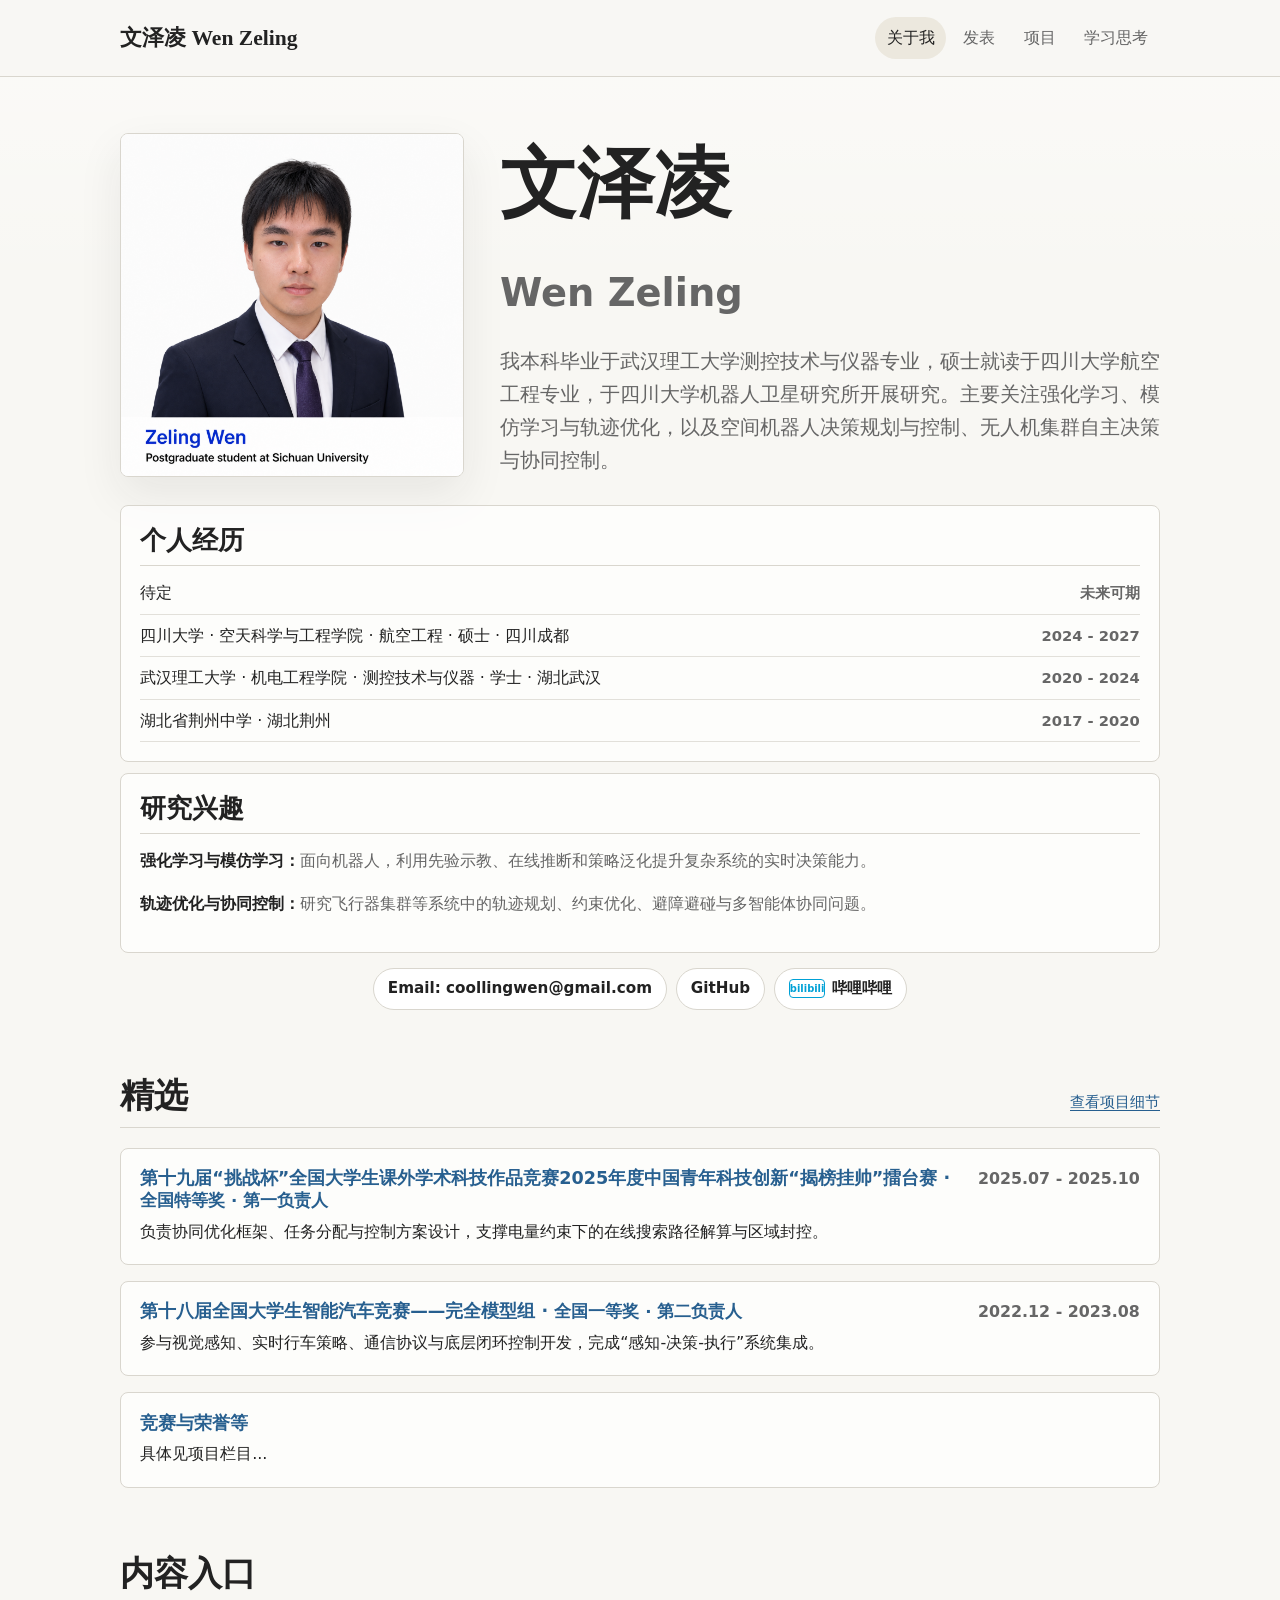
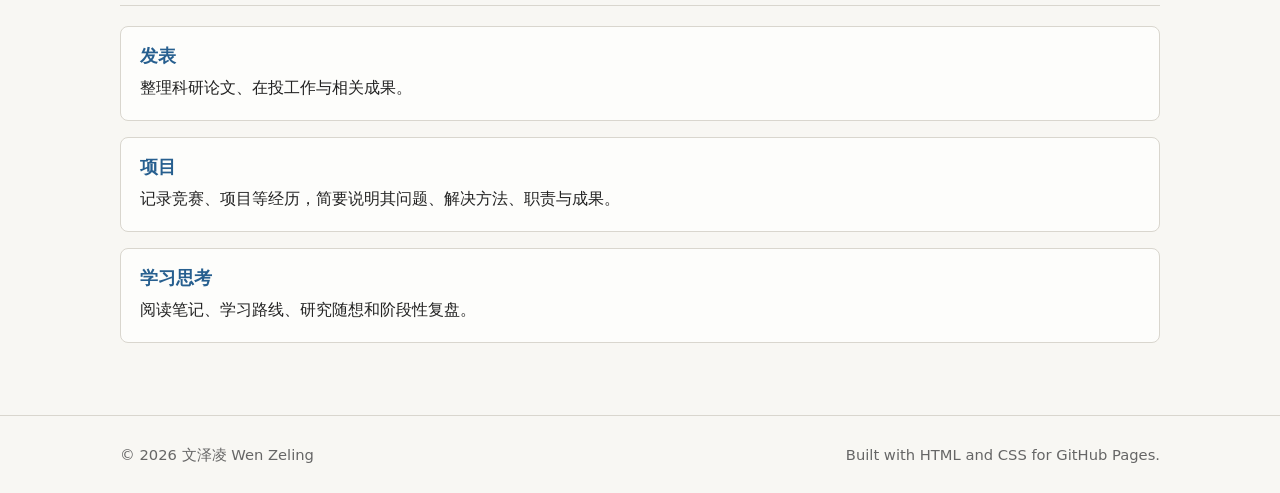
<file: index.html>
<!doctype html>
<html lang="zh-CN">
  <head>
    <meta charset="utf-8">
    <meta name="viewport" content="width=device-width, initial-scale=1">
    <meta name="description" content="文泽凌 Wen Zeling 的个人学术主页，包含研究方向、科研发表、项目经历与学习思考。">
    <title>文泽凌 Wen Zeling | 关于我</title>
    <link rel="stylesheet" href="assets/css/styles.css">
  </head>
  <body>
    <header class="site-header">
      <div class="container header-inner">
        <a class="site-brand" href="index.html">文泽凌 Wen Zeling</a>
        <nav class="site-nav" aria-label="主导航">
          <a href="index.html" aria-current="page">关于我</a>
          <a href="publications.html">发表</a>
          <a href="projects.html">项目</a>
          <a href="thoughts.html">学习思考</a>
        </nav>
      </div>
    </header>

    <main class="page-main">
      <div class="container">
        <section class="home-layout" aria-labelledby="intro-title">
          <aside class="profile-card" aria-label="个人简介卡片">
            <img src="assets/images/site/profile.png" alt="文泽凌 Wen Zeling 的个人照片">
          </aside>

          <div class="intro-copy">
            <h1 id="intro-title">文泽凌<br><span>Wen Zeling</span></h1>
            <p class="hero-lead">
              我本科毕业于武汉理工大学测控技术与仪器专业，硕士就读于四川大学航空工程专业，于四川大学机器人卫星研究所开展研究。主要关注强化学习、模仿学习与轨迹优化，以及空间机器人决策规划与控制、无人机集群自主决策与协同控制。
            </p>
          </div>

          <section class="info-panel" aria-labelledby="experience-title">
            <div class="section-heading compact-heading">
              <h2 id="experience-title">个人经历</h2>
            </div>
            <ul class="hero-timeline" aria-label="个人经历">
              <li>
                <span>待定</span>
                <strong>未来可期</strong>
              </li>
              <li>
                <span>四川大学 · 空天科学与工程学院 · 航空工程 · 硕士 · 四川成都</span>
                <strong>2024 - 2027</strong>
              </li>
              <li>
                <span>武汉理工大学 · 机电工程学院 · 测控技术与仪器 · 学士 · 湖北武汉</span>
                <strong>2020 - 2024</strong>
              </li>
              <li>
                <span>湖北省荆州中学 · 湖北荆州</span>
                <strong>2017 - 2020</strong>
              </li>
            </ul>
          </section>

          <section class="info-panel" aria-labelledby="interests-title">
            <div class="section-heading compact-heading">
              <h2 id="interests-title">研究兴趣</h2>
            </div>
            <p>
              <strong>强化学习与模仿学习：</strong>面向机器人，利用先验示教、在线推断和策略泛化提升复杂系统的实时决策能力。
            </p>
            <p>
              <strong>轨迹优化与协同控制：</strong>研究飞行器集群等系统中的轨迹规划、约束优化、避障避碰与多智能体协同问题。
            </p>
          </section>

          <div class="contact-list" aria-label="联系方式">
            <a class="button-link" href="mailto:coollingwen@gmail.com">Email: coollingwen@gmail.com</a>
            <a class="button-link" href="https://github.com/Wen-Zeling" target="_blank" rel="noreferrer">GitHub</a>
            <a class="button-link button-link-bilibili" href="https://space.bilibili.com/493861388?spm_id_from=333.1007.0.0" target="_blank" rel="noreferrer" aria-label="哔哩哔哩主页">
              <span class="bilibili-mark" aria-hidden="true">bilibili</span>
              <span>哔哩哔哩</span>
            </a>
          </div>
        </section>

        <section class="section" aria-labelledby="honors-title">
          <div class="section-heading">
            <h2 id="honors-title">精选</h2>
            <a href="projects.html">查看项目细节</a>
          </div>
          <div class="item-list">
            <a class="item item-link" href="https://www.bilibili.com/video/BV1cZVu6aExs/?spm_id_from=333.1387.homepage.video_card.click&vd_source=9805319fbcc667bd39b66994068b0d17" target="_blank" rel="noreferrer">
              <h3 class="title-line">
                <span class="title-main">第十九届“挑战杯”全国大学生课外学术科技作品竞赛2025年度中国青年科技创新“揭榜挂帅”擂台赛 · <span class="title-meta">全国特等奖 · 第一负责人</span></span>
                <span class="title-date">2025.07 - 2025.10</span>
              </h3>
              <p>
                负责协同优化框架、任务分配与控制方案设计，支撑电量约束下的在线搜索路径解算与区域封控。
              </p>
            </a>
            <a class="item item-link" href="https://www.bilibili.com/video/BV1ep421R7LV/?spm_id_from=333.1387.homepage.video_card.click&amp;vd_source=9805319fbcc667bd39b66994068b0d17" target="_blank" rel="noreferrer">
              <h3 class="title-line">
                <span class="title-main">第十八届全国大学生智能汽车竞赛——完全模型组 · <span class="title-meta">全国一等奖 · 第二负责人</span></span>
                <span class="title-date">2022.12 - 2023.08</span>
              </h3>
              <p>
                参与视觉感知、实时行车策略、通信协议与底层闭环控制开发，完成“感知-决策-执行”系统集成。
              </p>
            </a>
            <a class="item item-link" href="projects.html#honors">
              <h3>竞赛与荣誉等</h3>
              <p>
                具体见项目栏目...
              </p>
            </a>
          </div>
        </section>

        <section class="section" aria-labelledby="overview-title">
          <div class="section-heading">
            <h2 id="overview-title">内容入口</h2>
          </div>
          <div class="item-list">
            <a class="item item-link" href="publications.html">
              <h3>发表</h3>
              <p>整理科研论文、在投工作与相关成果。</p>
            </a>
            <a class="item item-link" href="projects.html">
              <h3>项目</h3>
              <p>记录竞赛、项目等经历，简要说明其问题、解决方法、职责与成果。</p>
            </a>
            <a class="item item-link" href="thoughts.html">
              <h3>学习思考</h3>
              <p>阅读笔记、学习路线、研究随想和阶段性复盘。</p>
            </a>
          </div>
        </section>
      </div>
    </main>

    <footer class="site-footer">
      <div class="container footer-inner">
        <span>© 2026 文泽凌 Wen Zeling</span>
        <span>Built with HTML and CSS for GitHub Pages.</span>
      </div>
    </footer>
  </body>
</html>
</file>
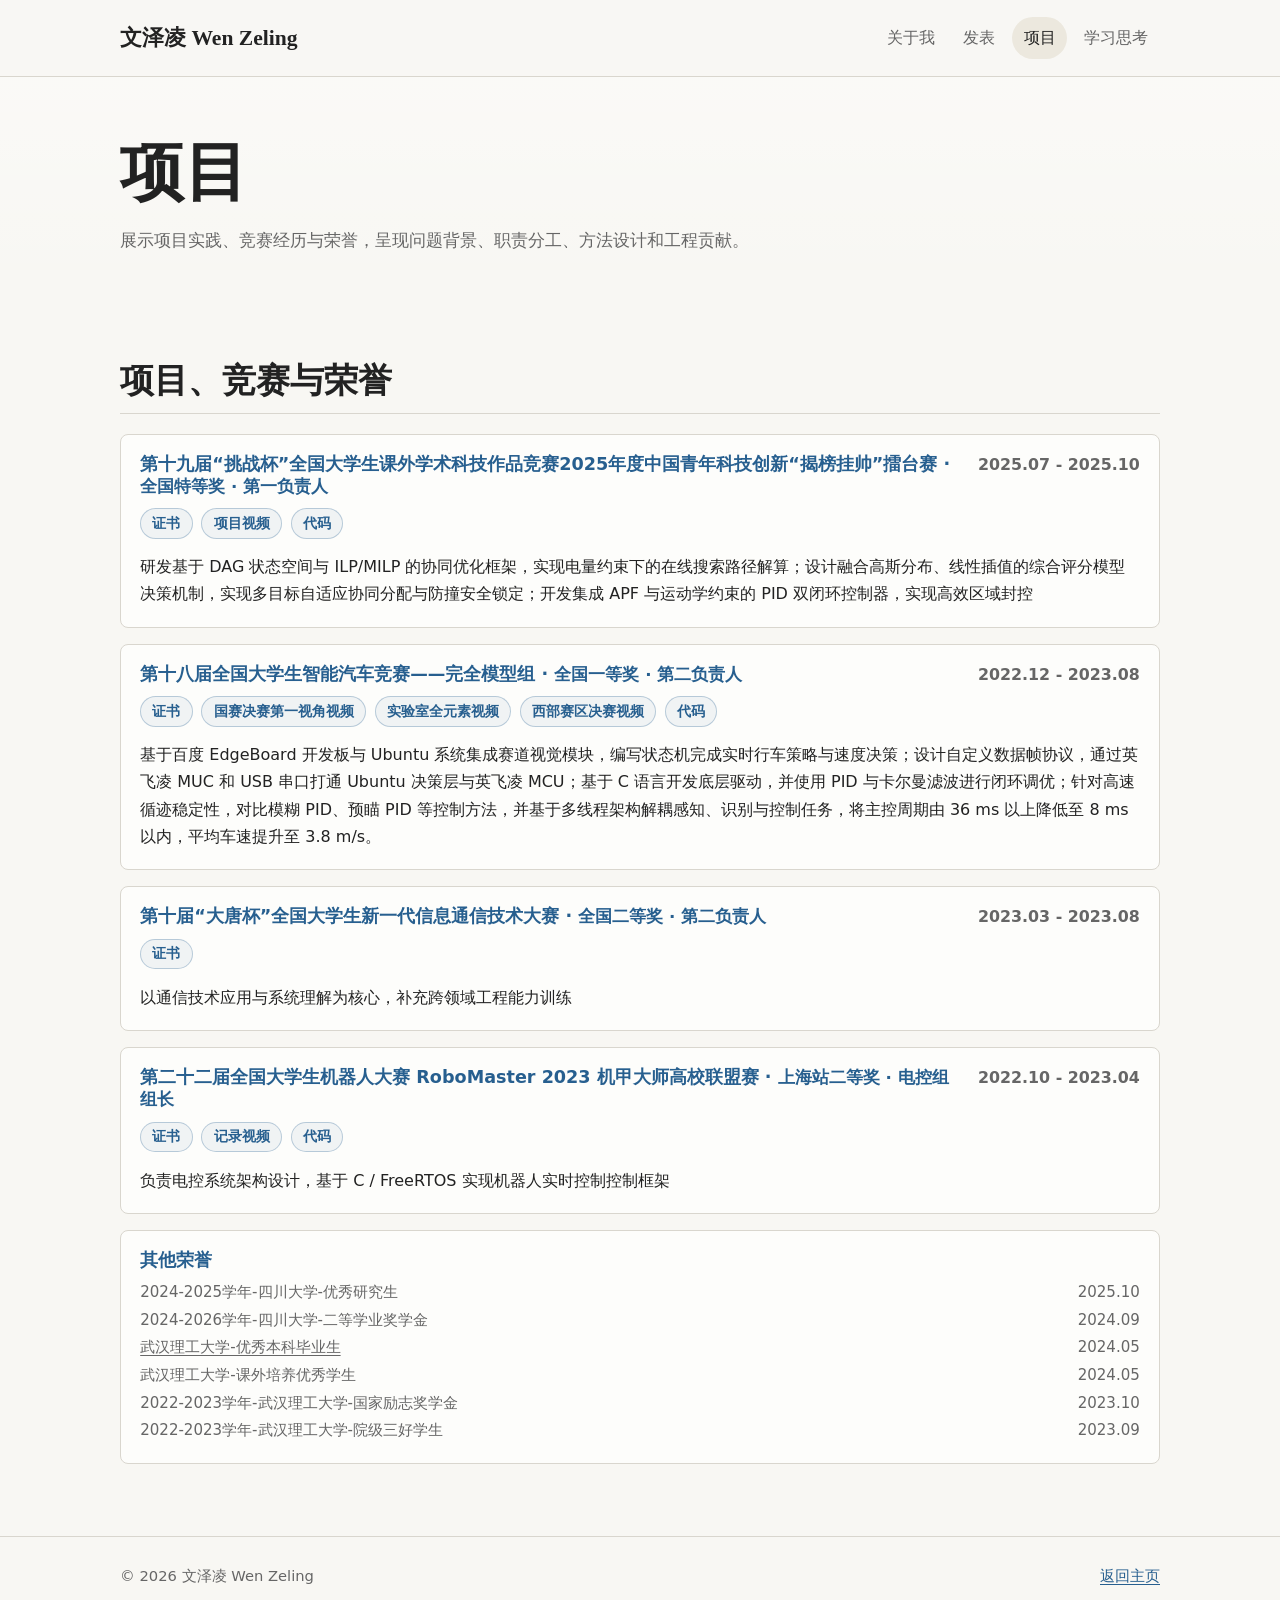
<file: projects.html>
<!doctype html>
<html lang="zh-CN">
  <head>
    <meta charset="utf-8">
    <meta name="viewport" content="width=device-width, initial-scale=1">
    <meta name="description" content="文泽凌 Wen Zeling 的项目经历、竞赛经历与荣誉。">
    <title>文泽凌 Wen Zeling | 项目</title>
    <link rel="stylesheet" href="assets/css/styles.css">
  </head>
  <body>
    <header class="site-header">
      <div class="container header-inner">
        <a class="site-brand" href="index.html">文泽凌 Wen Zeling</a>
        <nav class="site-nav" aria-label="主导航">
          <a href="index.html">关于我</a>
          <a href="publications.html">发表</a>
          <a href="projects.html" aria-current="page">项目</a>
          <a href="thoughts.html">学习思考</a>
        </nav>
      </div>
    </header>

    <main class="page-main">
      <div class="container">
        <section class="page-title">
          <h1>项目</h1>
          <p>
            展示项目实践、竞赛经历与荣誉，呈现问题背景、职责分工、方法设计和工程贡献。
          </p>
        </section>

        <section class="section" aria-labelledby="honors">
          <div class="section-heading">
            <h2 id="honors">项目、竞赛与荣誉</h2>
          </div>
          <div class="item-list">

            <article class="item project-card">
              <h3 class="title-line">
                <span class="title-main">第十九届“挑战杯”全国大学生课外学术科技作品竞赛2025年度中国青年科技创新“揭榜挂帅”擂台赛 · <span class="title-meta">全国特等奖 · 第一负责人</span></span>
                <span class="title-date">2025.07 - 2025.10</span>
              </h3>
              <div class="item-actions" aria-label="项目相关链接">
                <a class="item-action-link" href="assets/certificates/25年挑战杯获奖证书.pdf" target="_blank" rel="noopener noreferrer">证书</a>
                <a class="item-action-link" href="https://www.bilibili.com/video/BV1cZVu6aExs/?spm_id_from=333.1387.homepage.video_card.click&amp;vd_source=9805319fbcc667bd39b66994068b0d17" target="_blank" rel="noopener noreferrer">项目视频</a>
                <a class="item-action-link" href="https://github.com/Wen-Zeling/guard" target="_blank" rel="noopener noreferrer">代码</a>
              </div>
              <p>
                研发基于 DAG 状态空间与 ILP/MILP 的协同优化框架，实现电量约束下的在线搜索路径解算；设计融合高斯分布、线性插值的综合评分模型决策机制，实现多目标自适应协同分配与防撞安全锁定；开发集成 APF 与运动学约束的 PID 双闭环控制器，实现高效区域封控
              </p>
            </article>

            <article class="item project-card">
              <h3 class="title-line">
                <span class="title-main">第十八届全国大学生智能汽车竞赛——完全模型组 · <span class="title-meta">全国一等奖 · 第二负责人</span></span>
                <span class="title-date">2022.12 - 2023.08</span>
              </h3>
              <div class="item-actions" aria-label="项目相关链接">
                <a class="item-action-link" href="assets/certificates/2023年智能车竞赛完全模型组全国一等奖.jpg" target="_blank" rel="noopener noreferrer">证书</a>
                <a class="item-action-link" href="https://www.bilibili.com/video/BV1ep421R7LV/?spm_id_from=333.1387.homepage.video_card.click&amp;vd_source=9805319fbcc667bd39b66994068b0d17" target="_blank" rel="noopener noreferrer">国赛决赛第一视角视频</a>
                <a class="item-action-link" href="https://www.bilibili.com/video/BV1LF411y7X6/?vd_source=9805319fbcc667bd39b66994068b0d17" target="_blank" rel="noopener noreferrer">实验室全元素视频</a>
                <a class="item-action-link" href="https://www.bilibili.com/video/BV1c14y1R7UY/?vd_source=9805319fbcc667bd39b66994068b0d17" target="_blank" rel="noopener noreferrer">西部赛区决赛视频</a>
                <a class="item-action-link" href="https://github.com/Wen-Zeling/The-18th-Smart-Car-Competition-complete-model-group" target="_blank" rel="noopener noreferrer">代码</a>
              </div>
              <p>
                基于百度 EdgeBoard 开发板与 Ubuntu 系统集成赛道视觉模块，编写状态机完成实时行车策略与速度决策；设计自定义数据帧协议，通过英飞凌 MUC 和 USB 串口打通 Ubuntu 决策层与英飞凌 MCU；基于 C 语言开发底层驱动，并使用 PID 与卡尔曼滤波进行闭环调优；针对高速循迹稳定性，对比模糊 PID、预瞄 PID 等控制方法，并基于多线程架构解耦感知、识别与控制任务，将主控周期由 36 ms 以上降低至 8 ms 以内，平均车速提升至 3.8 m/s。
              </p>
            </article>

            <article class="item project-card">
              <h3 class="title-line">
                <span class="title-main">第十届“大唐杯”全国大学生新一代信息通信技术大赛 · <span class="title-meta">全国二等奖 · 第二负责人</span></span>
                <span class="title-date">2023.03 - 2023.08</span>
              </h3>
              <div class="item-actions" aria-label="项目相关链接">
                <a class="item-action-link" href="assets/certificates/2023年大唐杯本科A组全国二等奖.jpg" target="_blank" rel="noopener noreferrer">证书</a>
              </div>
              <p>
                以通信技术应用与系统理解为核心，补充跨领域工程能力训练
              </p>
            </article>

            <article class="item project-card">
              <h3 class="title-line">
                <span class="title-main">第二十二届全国大学生机器人大赛 RoboMaster 2023 机甲大师高校联盟赛 · <span class="title-meta">上海站二等奖 · 电控组组长</span></span>
                <span class="title-date">2022.10 - 2023.04</span>
              </h3>
              <div class="item-actions" aria-label="项目相关链接">
                <a class="item-action-link" href="assets/certificates/2023年机甲大师高校联盟赛3v3二等奖.pdf" target="_blank" rel="noopener noreferrer">证书</a>
                <a class="item-action-link" href="https://www.bilibili.com/video/BV1G44y1F79G/?spm_id_from=333.1387.homepage.video_card.click&amp;vd_source=9805319fbcc667bd39b66994068b0d17" target="_blank" rel="noopener noreferrer">记录视频</a>
                <a class="item-action-link" href="https://github.com/leancamel/RM" target="_blank" rel="noopener noreferrer">代码</a>
              </div>
              <p>
                负责电控系统架构设计，基于 C / FreeRTOS 实现机器人实时控制控制框架
              </p>
            </article>

            <article class="item project-card">
              <h3>其他荣誉</h3>
              <div style="display: flex; flex-direction: column; gap: 2px; margin-top: 8px;">

                <div style="display: flex; justify-content: space-between;">
                  <span class="meta" style="margin: 0;">2024-2025学年-四川大学-优秀研究生</span>
                  <span class="meta" style="margin: 0;">2025.10</span>
                </div>

                <div style="display: flex; justify-content: space-between;">
                  <span class="meta" style="margin: 0;">2024-2026学年-四川大学-二等学业奖学金</span>
                  <span class="meta" style="margin: 0;">2024.09</span>
                </div>

                <div style="display: flex; justify-content: space-between;">
                  <a class="meta" style="margin: 0;" href="assets/certificates/武汉理工-优秀本科毕业生证书.pdf">武汉理工大学-优秀本科毕业生</a>
                  <span class="meta" style="margin: 0;">2024.05</span>
                </div>

                <div style="display: flex; justify-content: space-between;">
                  <span class="meta" style="margin: 0;">武汉理工大学-课外培养优秀学生</span>
                  <span class="meta" style="margin: 0;">2024.05</span>
                </div>

                <div style="display: flex; justify-content: space-between;">
                  <span class="meta" style="margin: 0;">2022-2023学年-武汉理工大学-国家励志奖学金</span>
                  <span class="meta" style="margin: 0;">2023.10</span>
                </div>

                <div style="display: flex; justify-content: space-between;">
                  <span class="meta" style="margin: 0;">2022-2023学年-武汉理工大学-院级三好学生</span>
                  <span class="meta" style="margin: 0;">2023.09</span>
                </div>
              </div>
            </article>

          </div>
        </section>
      </div>
    </main>

    <footer class="site-footer">
      <div class="container footer-inner">
        <span>© 2026 文泽凌 Wen Zeling</span>
        <span><a href="index.html">返回主页</a></span>
      </div>
    </footer>
  </body>
</html>
</file>
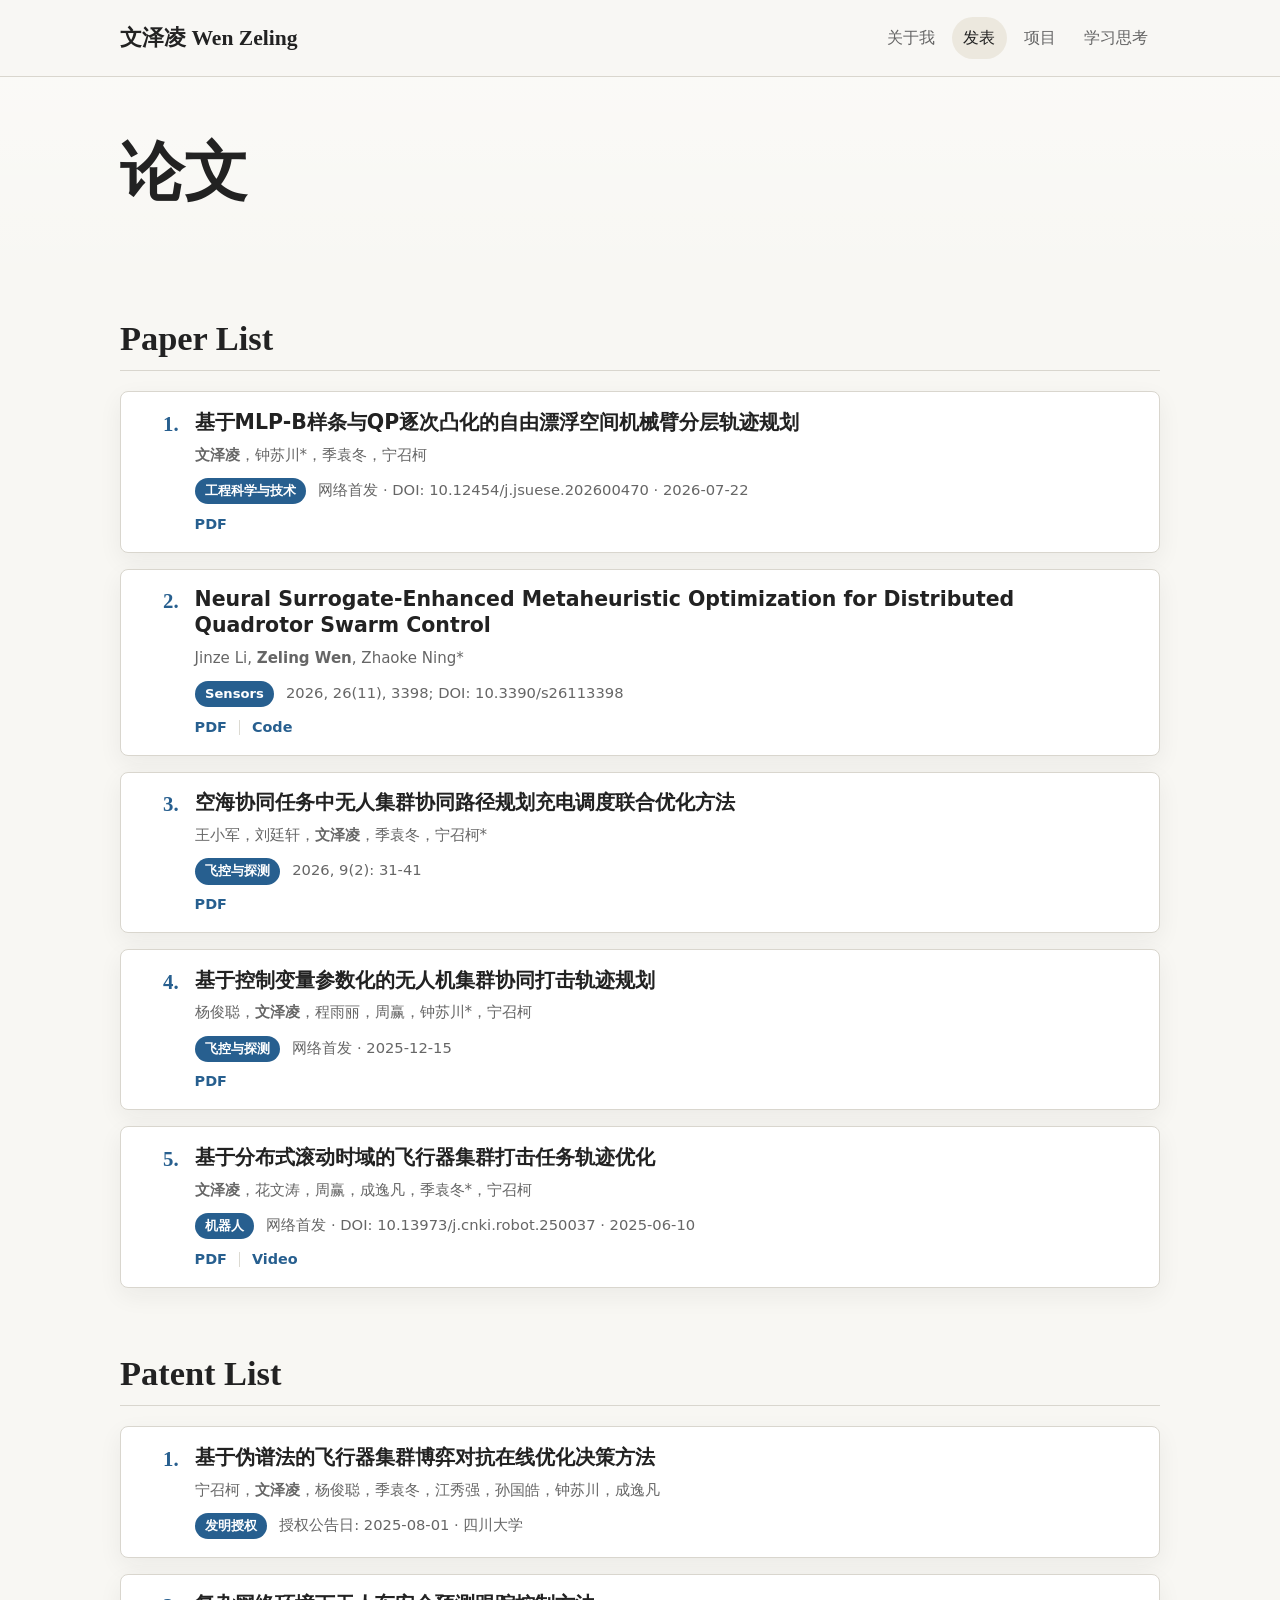
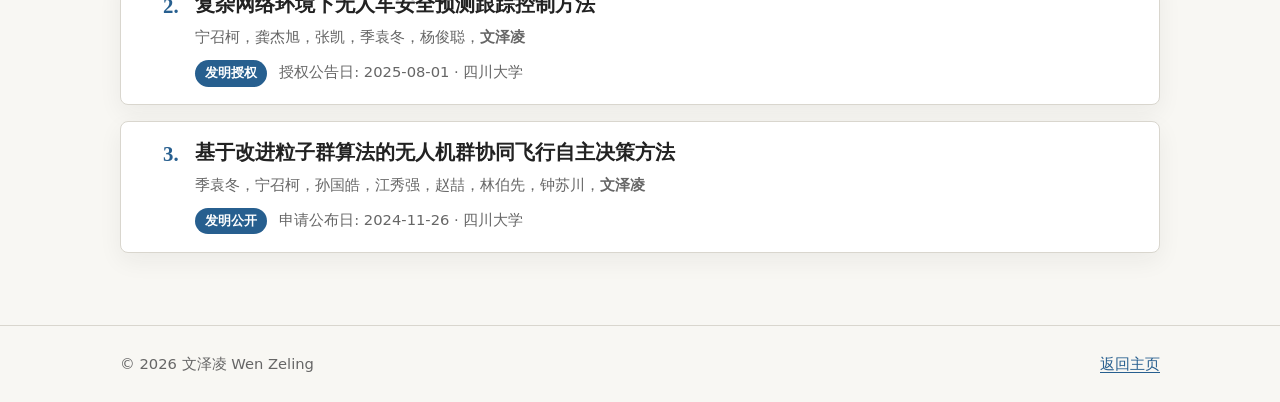
<file: publications.html>
<!doctype html>
<html lang="zh-CN">
  <head>
    <meta charset="utf-8">
    <meta name="viewport" content="width=device-width, initial-scale=1">
    <meta name="description" content="文泽凌 Wen Zeling 的论文成果列表。">
    <title>文泽凌 Wen Zeling | 论文</title>
    <link rel="stylesheet" href="assets/css/styles.css">
  </head>
  <body>
    <header class="site-header">
      <div class="container header-inner">
        <a class="site-brand" href="index.html">文泽凌 Wen Zeling</a>
        <nav class="site-nav" aria-label="主导航">
          <a href="index.html">关于我</a>
          <a href="publications.html" aria-current="page">发表</a>
          <a href="projects.html">项目</a>
          <a href="thoughts.html">学习思考</a>
        </nav>
      </div>
    </header>

    <main class="page-main">
      <div class="container">
        <section class="page-title">
          <h1>论文</h1>
        </section>

        <section class="section" aria-labelledby="papers-title">
          <div class="section-heading">
            <h2 id="papers-title">Paper List</h2>
          </div>

          <div class="paper-list">

            <article class="paper-item">
              <div class="paper-index" aria-hidden="true"></div>
              <div class="paper-content">
                <h3>
                  基于MLP-B样条与QP逐次凸化的自由漂浮空间机械臂分层轨迹规划
                </h3>
                <div class="paper-authors">
                  <strong>文泽凌</strong>，钟苏川*，季袁冬，宁召柯
                </div>
                <div class="paper-meta">
                  <span class="journal-badge">工程科学与技术</span>
                  网络首发 · DOI: 10.12454/j.jsuese.202600470 · 2026-07-22
                </div>
                <div class="paper-links" aria-label="相关链接">
                  <a class="paper-resource-link" href="assets/papers/基于MLP-B样条与QP逐次凸化的自由漂浮空间机械臂分层轨迹规划_文泽凌.pdf" target="_blank" rel="noopener noreferrer">PDF</a>
                </div>
              </div>
            </article>

            <article class="paper-item">
              <div class="paper-index" aria-hidden="true"></div>
              <div class="paper-content">
                <h3>
                  Neural Surrogate-Enhanced Metaheuristic Optimization for Distributed Quadrotor Swarm Control
                </h3>
                <div class="paper-authors">
                  Jinze Li, <strong>Zeling Wen</strong>, Zhaoke Ning*
                </div>
                <div class="paper-meta">
                  <span class="journal-badge">Sensors</span>
                   2026, 26(11), 3398; DOI: 10.3390/s26113398
                </div>
                <div class="paper-links" aria-label="相关链接">
                  <a class="paper-resource-link" href="assets/papers/sensors-26-03398.pdf" target="_blank" rel="noopener noreferrer">PDF</a>
                  <a class="paper-resource-link" href="https://github.com/cliche71/quadrotor-swarm-neural-surrogate" target="_blank" rel="noopener noreferrer">Code</a>
                </div>
              </div>
            </article>

            <article class="paper-item">
              <div class="paper-index" aria-hidden="true"></div>
              <div class="paper-content">
                <h3>
                  空海协同任务中无人集群协同路径规划充电调度联合优化方法
                </h3>
                <div class="paper-authors">
                  王小军，刘廷轩，<strong>文泽凌</strong>，季袁冬，宁召柯*
                </div>
                <div class="paper-meta">
                  <span class="journal-badge">飞控与探测</span>
                  2026, 9(2): 31-41
                </div>
                <div class="paper-links" aria-label="相关链接">
                  <a class="paper-resource-link" href="assets/papers/空海协同任务中无人集群协同路径规划充电调度联合优化方法_王小军.pdf" target="_blank" rel="noopener noreferrer">PDF</a>
                </div>
              </div>
            </article>

            <article class="paper-item">
              <div class="paper-index" aria-hidden="true"></div>
              <div class="paper-content">
                <h3>
                  基于控制变量参数化的无人机集群协同打击轨迹规划
                </h3>
                <div class="paper-authors">
                  杨俊聪，<strong>文泽凌</strong>，程雨丽，周赢，钟苏川*，宁召柯
                </div>
                <div class="paper-meta">
                  <span class="journal-badge">飞控与探测</span>
                  网络首发 · 2025-12-15
                </div>
                <div class="paper-links" aria-label="相关链接">
                  <a class="paper-resource-link" href="assets/papers/基于控制变量参数化的无人机集群协同打击轨迹规划_杨俊聪.pdf" target="_blank" rel="noopener noreferrer">PDF</a>
                </div>
              </div>
            </article>

            <article class="paper-item">
              <div class="paper-index" aria-hidden="true"></div>
              <div class="paper-content">
                <h3>
                  基于分布式滚动时域的飞行器集群打击任务轨迹优化
                </h3>
                <div class="paper-authors">
                  <strong>文泽凌</strong>，花文涛，周赢，成逸凡，季袁冬*，宁召柯
                </div>
                <div class="paper-meta">
                  <span class="journal-badge">机器人</span>
                  网络首发 · DOI: 10.13973/j.cnki.robot.250037 · 2025-06-10
                </div>
                <div class="paper-links" aria-label="相关链接">
                  <a class="paper-resource-link" href="assets/papers/基于分布式滚动时域的飞行器集群打击任务轨迹优化_文泽凌.pdf" target="_blank" rel="noopener noreferrer">PDF</a>
                  <a class="paper-resource-link" href="https://www.bilibili.com/video/BV1W4wze1EYD/?spm_id_from=333.1387.homepage.video_card.click&vd_source=9805319fbcc667bd39b66994068b0d17" target="_blank" rel="noopener noreferrer">Video</a>
                </div>
              </div>
            </article>

          </div>
        </section>

        <section class="section" aria-labelledby="papers-title">
          <div class="section-heading">
            <h2 id="papers-title">Patent List</h2>
          </div>

          <div class="paper-list">
            <article class="paper-item">
              <div class="paper-index" aria-hidden="true"></div>
              <div class="paper-content">
                <h3>
                  <a href="assets/patent/基于伪谱法的飞行器集群博弈对抗在线优化决策方法_宁召柯.caj">
                    基于伪谱法的飞行器集群博弈对抗在线优化决策方法
                  </a>
                </h3>
                <div class="paper-authors">
                  宁召柯，<strong>文泽凌</strong>，杨俊聪，季袁冬，江秀强，孙国皓，钟苏川，成逸凡
                </div>
                <div class="paper-meta">
                  <span class="journal-badge">发明授权</span>
                  授权公告日: 2025-08-01 · 四川大学
                </div>
              </div>
            </article>

            <article class="paper-item">
              <div class="paper-index" aria-hidden="true"></div>
              <div class="paper-content">
                <h3>
                  <a href="assets/patent/复杂网络环境下无人车安全预测跟踪控制方法_宁召柯.caj">
                    复杂网络环境下无人车安全预测跟踪控制方法
                  </a>
                </h3>
                <div class="paper-authors">
                  宁召柯，龚杰旭，张凯，季袁冬，杨俊聪，<strong>文泽凌</strong>
                </div>
                <div class="paper-meta">
                  <span class="journal-badge">发明授权</span>
                  授权公告日: 2025-08-01 · 四川大学
                </div>
              </div>
            </article>

            <article class="paper-item">
              <div class="paper-index" aria-hidden="true"></div>
              <div class="paper-content">
                <h3>
                  <a href="assets/patent/基于改进粒子群算法的无人机群协同飞行自主决策方法_季袁冬.caj">
                    基于改进粒子群算法的无人机群协同飞行自主决策方法
                  </a>
                </h3>
                <div class="paper-authors">
                  季袁冬，宁召柯，孙国皓，江秀强，赵喆，林伯先，钟苏川，<strong>文泽凌</strong>
                </div>
                <div class="paper-meta">
                  <span class="journal-badge">发明公开</span>
                  申请公布日: 2024-11-26 · 四川大学
                </div>
              </div>
            </article>

          </div>
        </section>

      </div>
    </main>

    <footer class="site-footer">
      <div class="container footer-inner">
        <span>© 2026 文泽凌 Wen Zeling</span>
        <span><a href="index.html">返回主页</a></span>
      </div>
    </footer>
  </body>
</html>
</file>
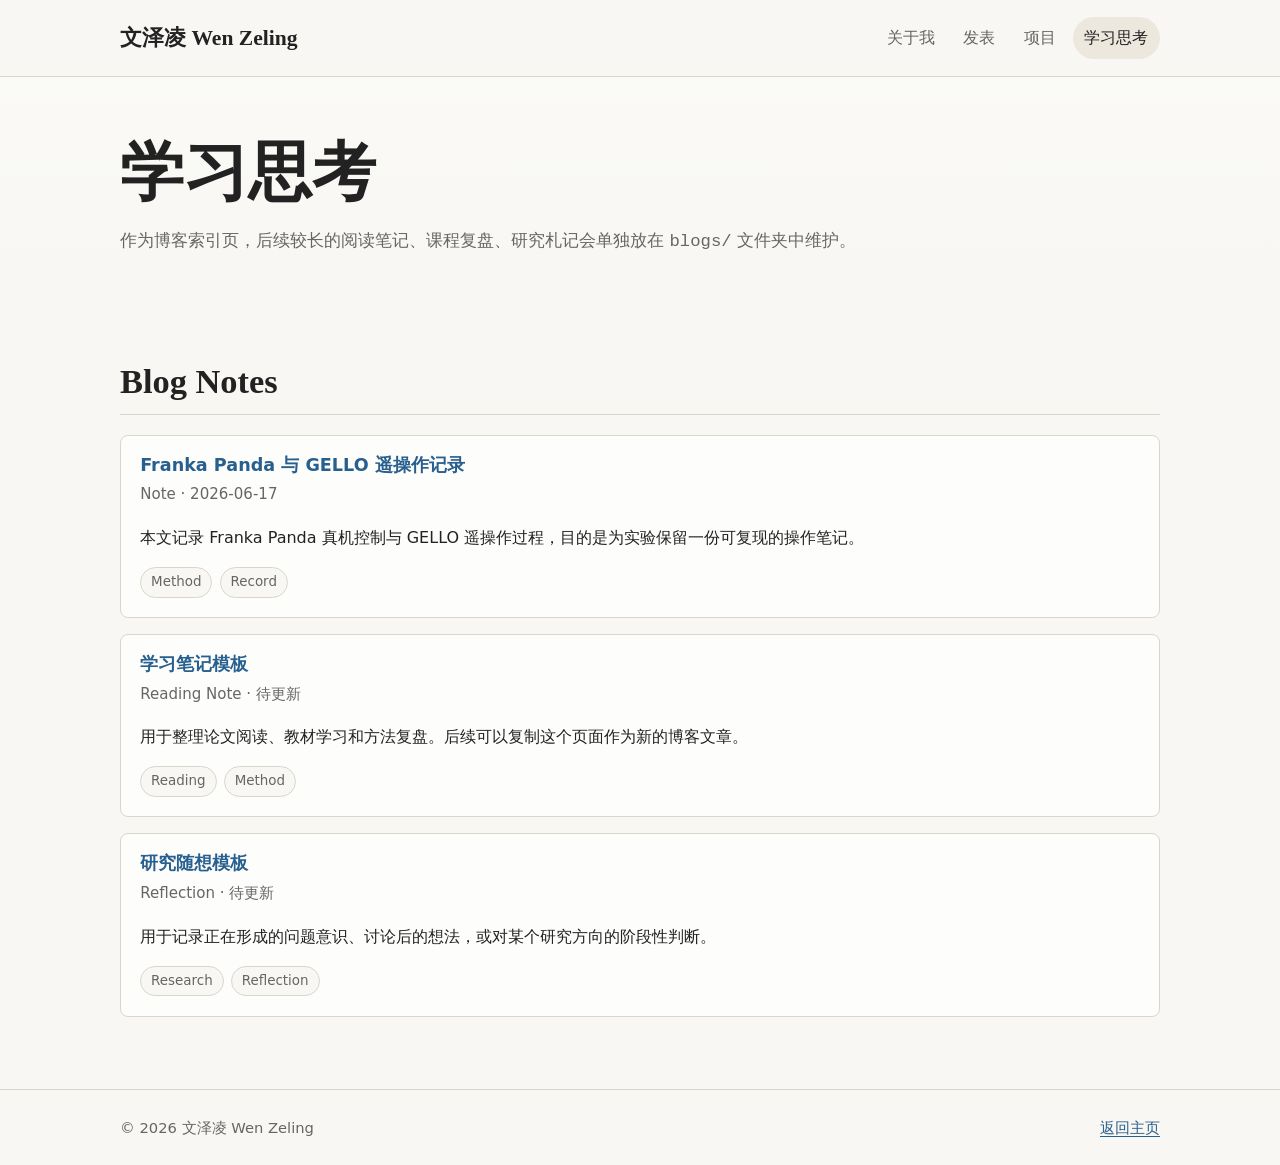
<file: thoughts.html>
<!doctype html>
<html lang="zh-CN">
  <head>
    <meta charset="utf-8">
    <meta name="viewport" content="width=device-width, initial-scale=1">
    <meta name="description" content="文泽凌 Wen Zeling 的学习笔记、读书记录与研究随想。">
    <title>文泽凌 Wen Zeling | 学习思考</title>
    <link rel="stylesheet" href="assets/css/styles.css">
  </head>
  <body>
    <header class="site-header">
      <div class="container header-inner">
        <a class="site-brand" href="index.html">文泽凌 Wen Zeling</a>
        <nav class="site-nav" aria-label="主导航">
          <a href="index.html">关于我</a>
          <a href="publications.html">发表</a>
          <a href="projects.html">项目</a>
          <a href="thoughts.html" aria-current="page">学习思考</a>
        </nav>
      </div>
    </header>

    <main class="page-main">
      <div class="container">
        <section class="page-title">
          <h1>学习思考</h1>
          <p>
            作为博客索引页，后续较长的阅读笔记、课程复盘、研究札记会单独放在 <code>blogs/</code> 文件夹中维护。
          </p>
        </section>

        <section class="section" aria-labelledby="notes">
          <div class="section-heading">
            <h2 id="notes">Blog Notes</h2>
          </div>
          <div class="item-list">

            <a class="item item-link" href="blogs/franka-gello-note.html">
              <h3>Franka Panda 与 GELLO 遥操作记录</h3>
              <p class="meta">Note · 2026-06-17</p>
              <p>
                本文记录 Franka Panda 真机控制与 GELLO 遥操作过程，目的是为实验保留一份可复现的操作笔记。
              </p>
              <div class="tag-row">
                <span class="tag">Method</span>
                <span class="tag">Record</span>
              </div>
            </a>

            <a class="item item-link" href="blogs/reading-note-template.html">
              <h3>学习笔记模板</h3>
              <p class="meta">Reading Note · 待更新</p>
              <p>
                用于整理论文阅读、教材学习和方法复盘。后续可以复制这个页面作为新的博客文章。
              </p>
              <div class="tag-row">
                <span class="tag">Reading</span>
                <span class="tag">Method</span>
              </div>
            </a>

            <a class="item item-link" href="blogs/research-reflection-template.html">
              <h3>研究随想模板</h3>
              <p class="meta">Reflection · 待更新</p>
              <p>
                用于记录正在形成的问题意识、讨论后的想法，或对某个研究方向的阶段性判断。
              </p>
              <div class="tag-row">
                <span class="tag">Research</span>
                <span class="tag">Reflection</span>
              </div>
            </a>
          </div>
        </section>
      </div>
    </main>

    <footer class="site-footer">
      <div class="container footer-inner">
        <span>© 2026 文泽凌 Wen Zeling</span>
        <span><a href="index.html">返回主页</a></span>
      </div>
    </footer>
  </body>
</html>
</file>
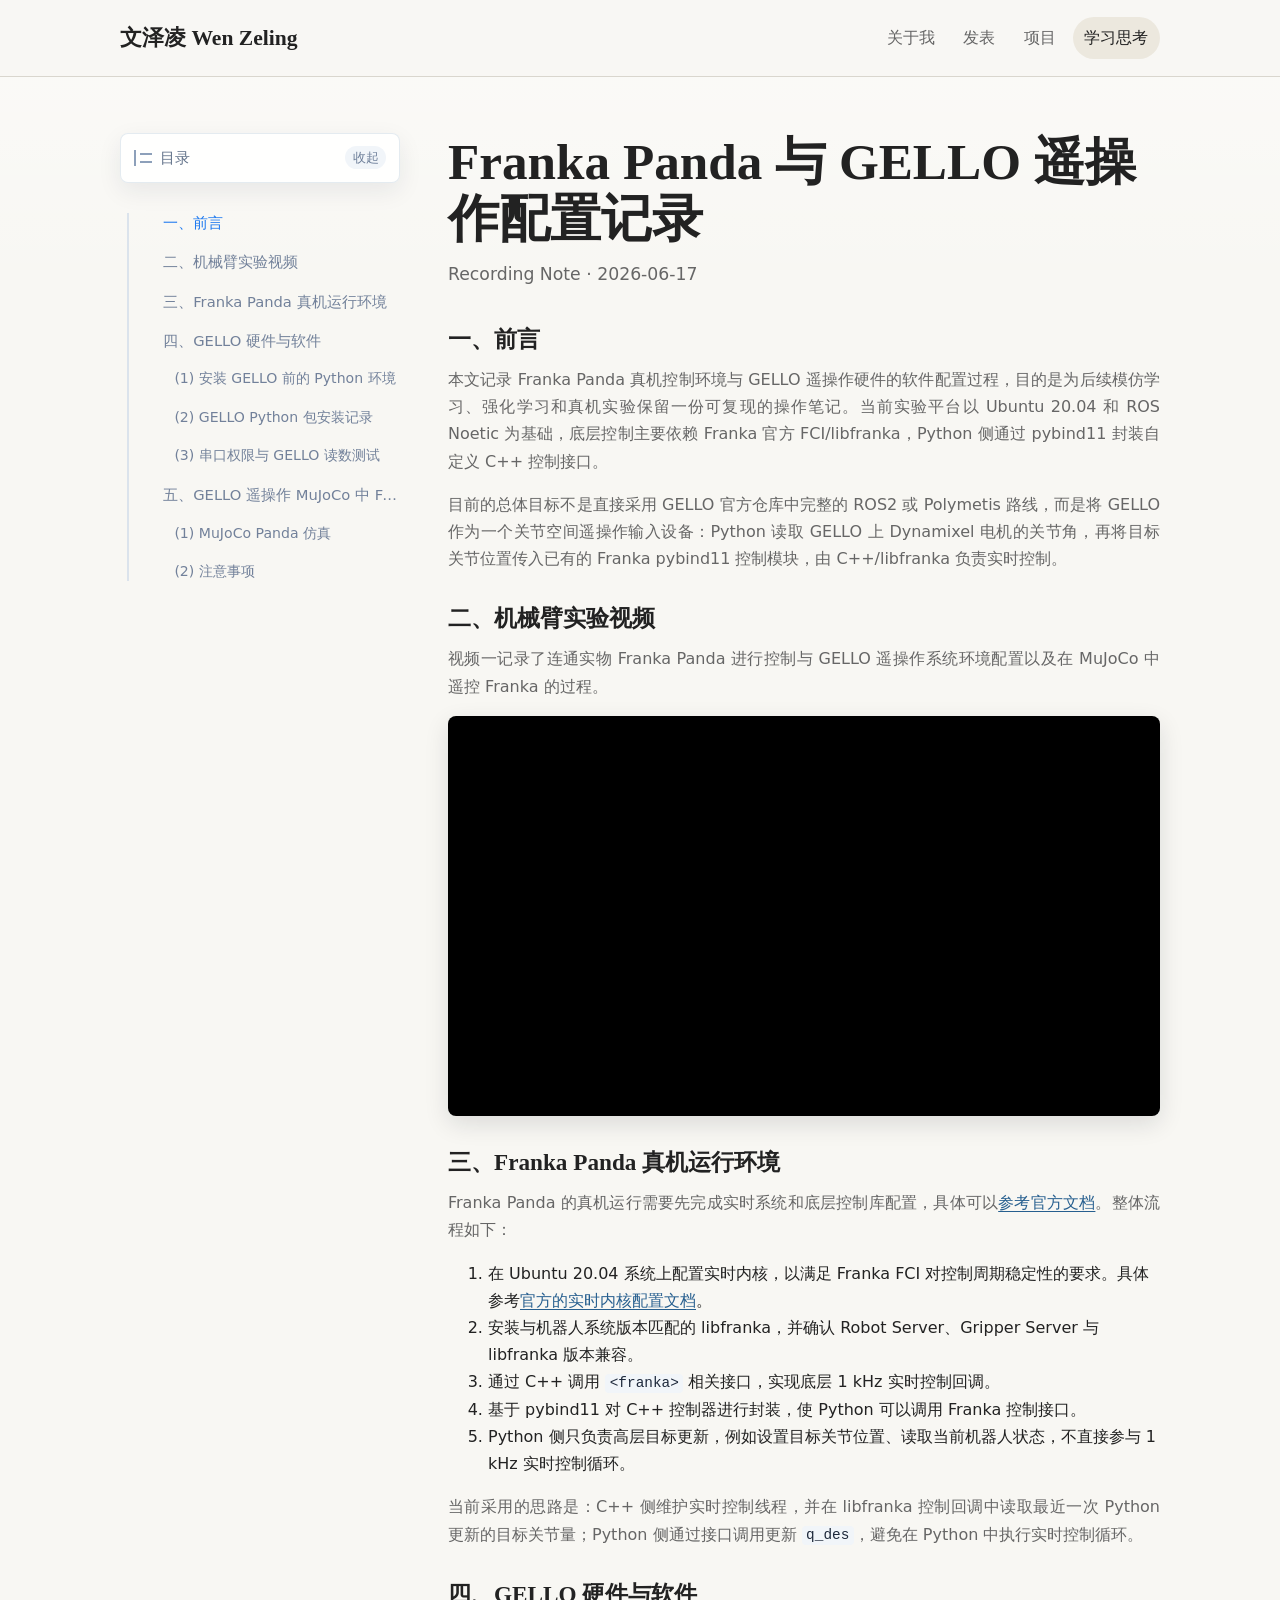
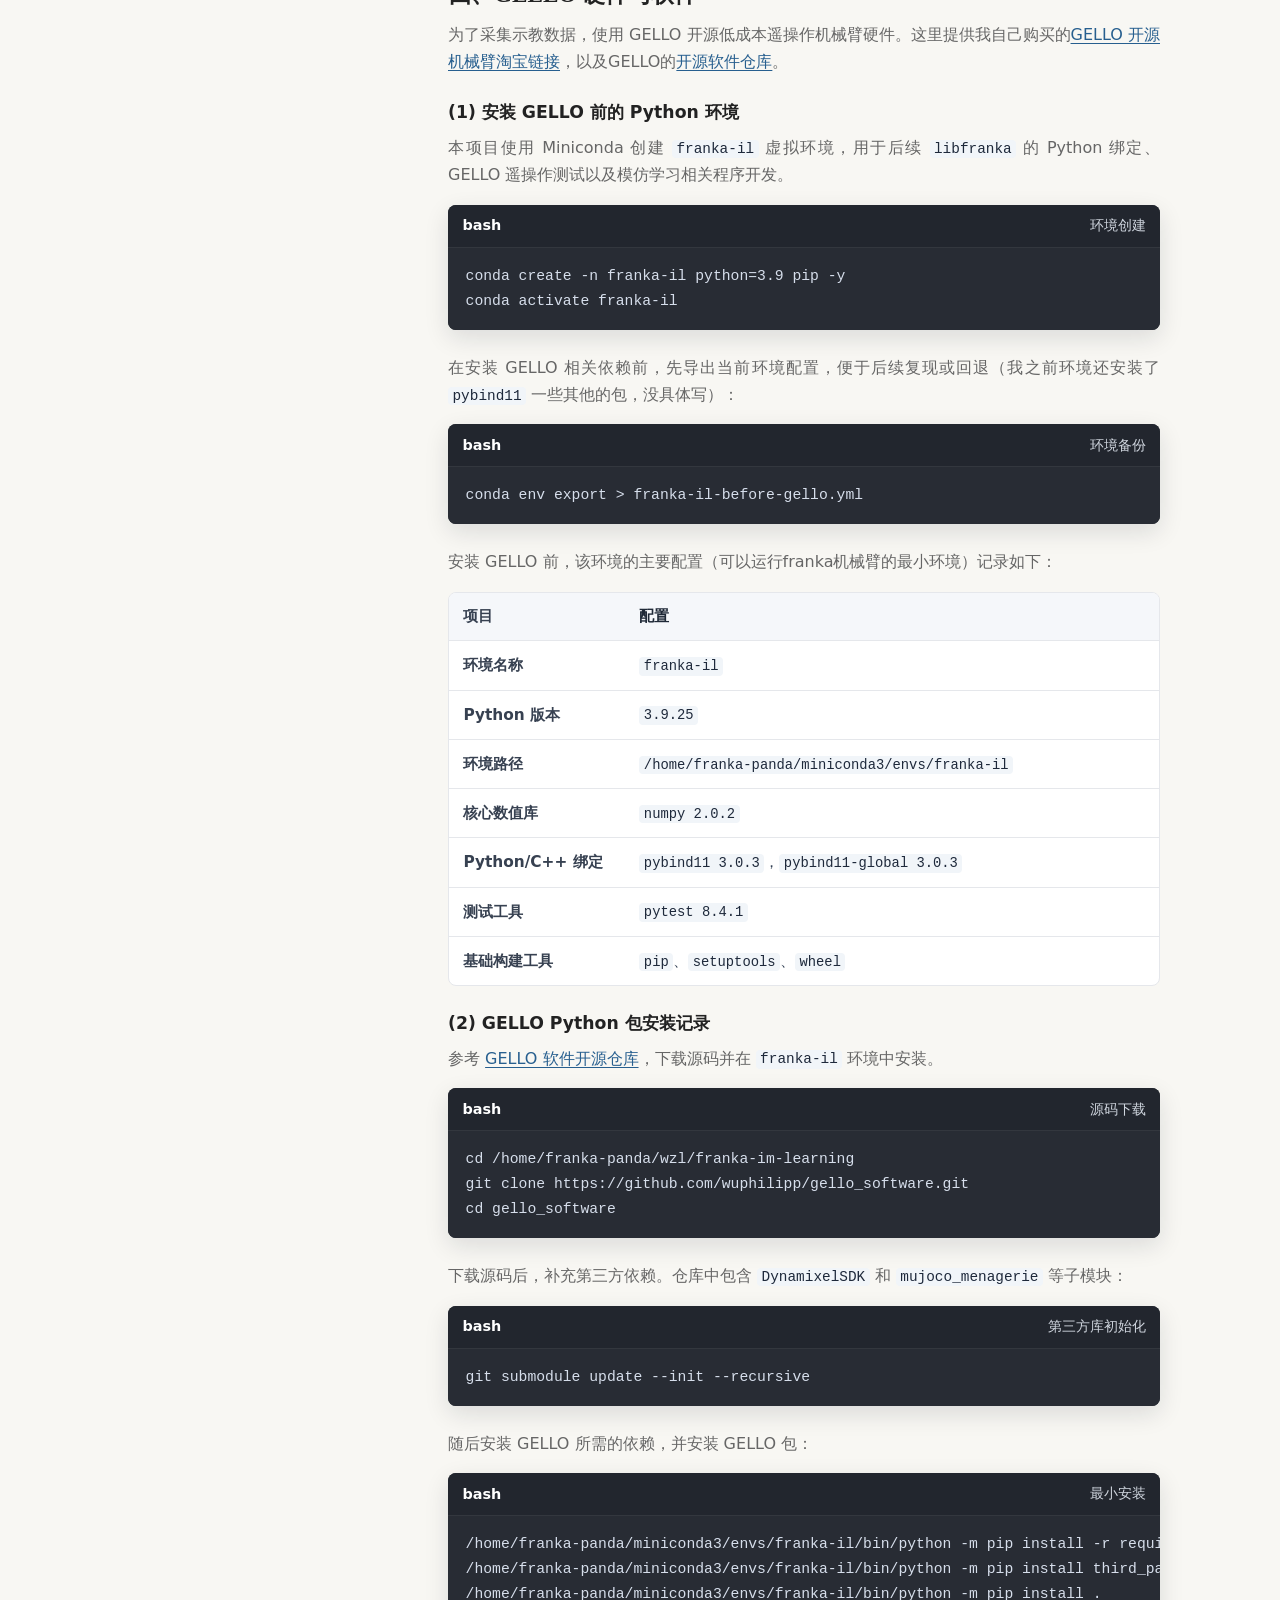
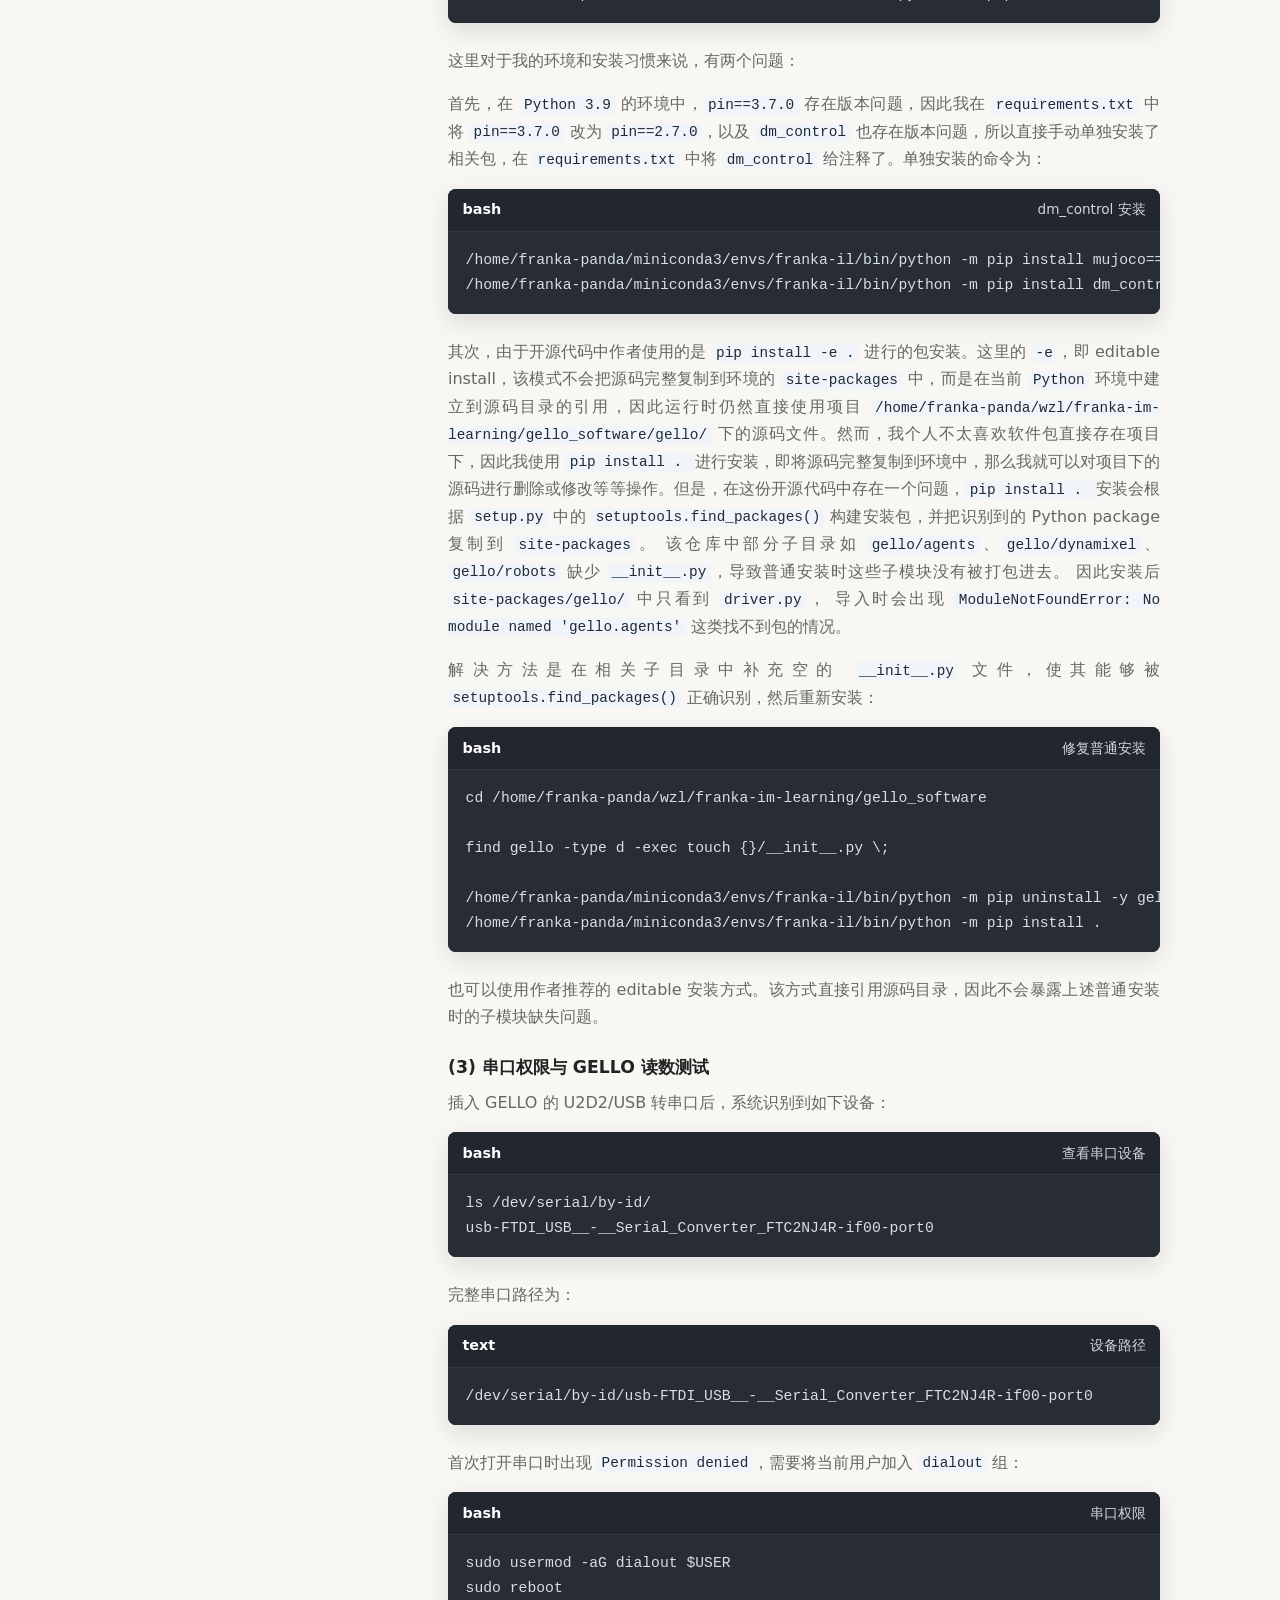
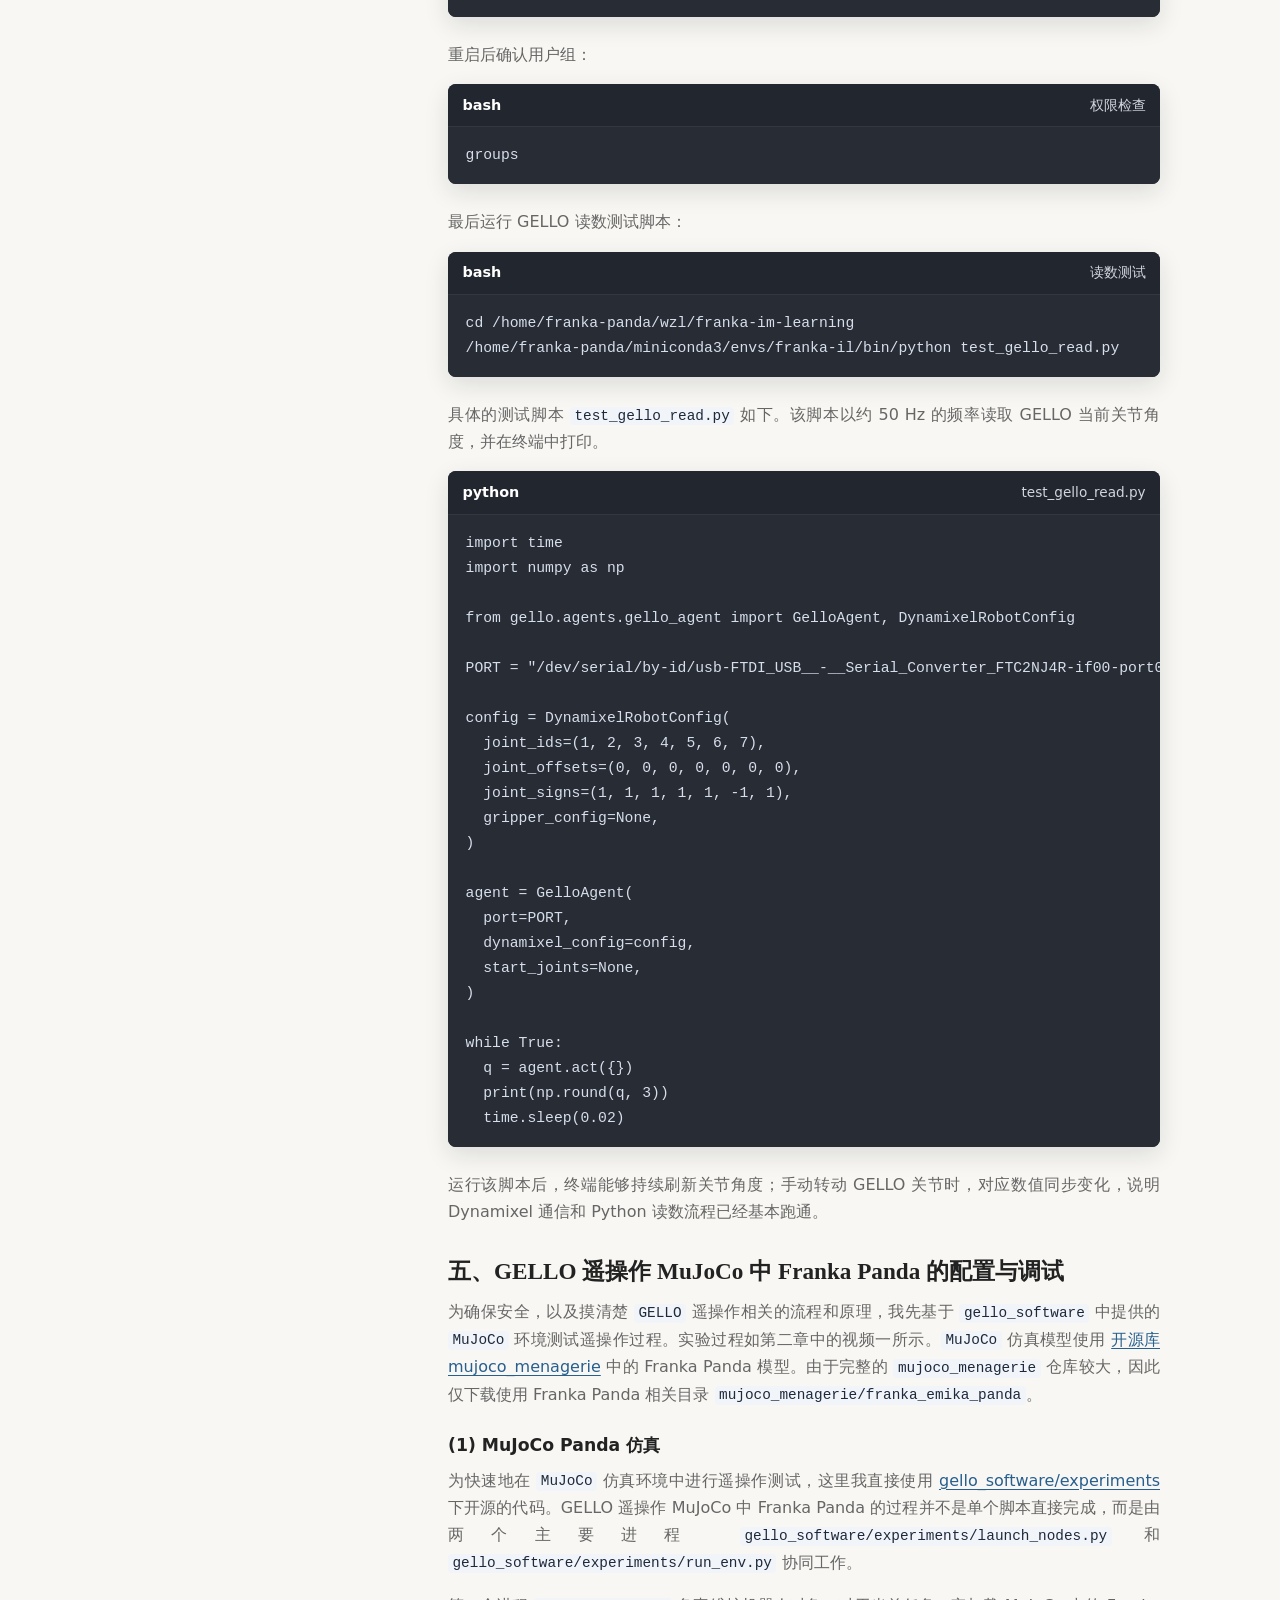
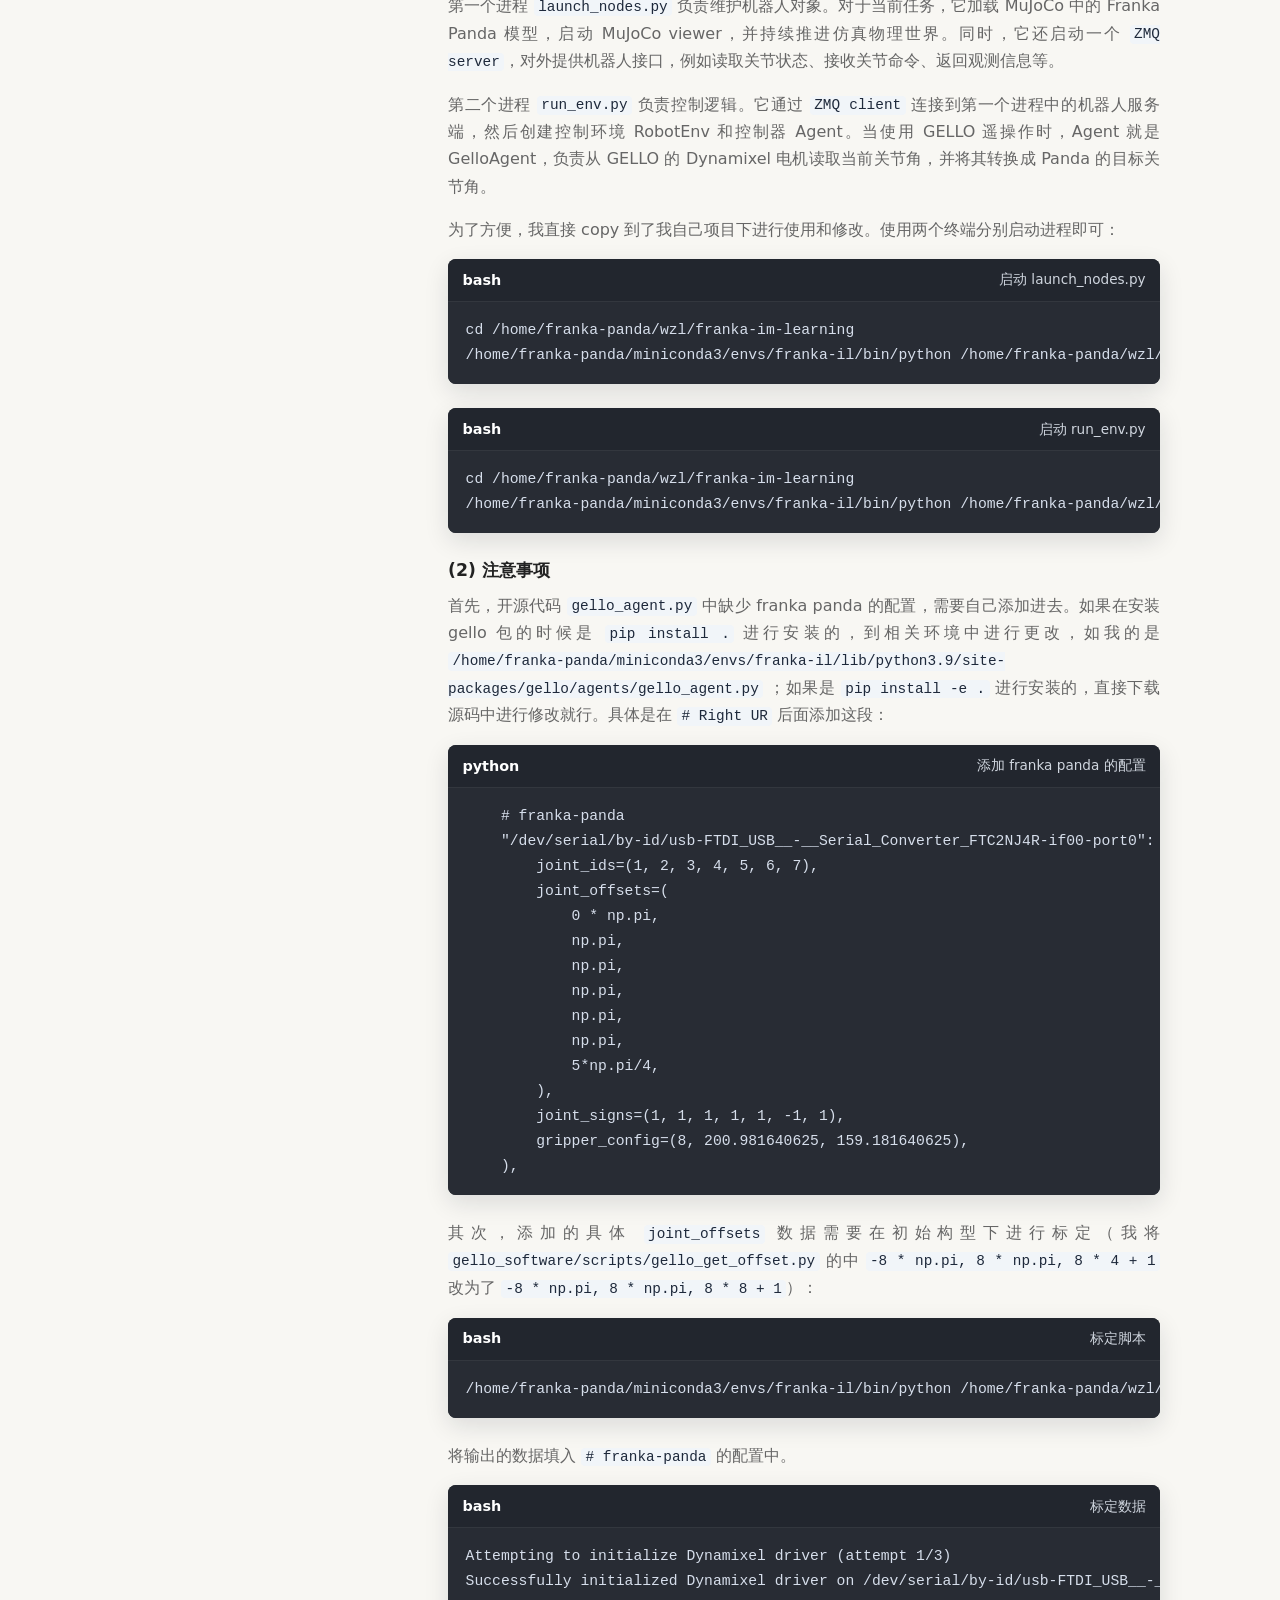
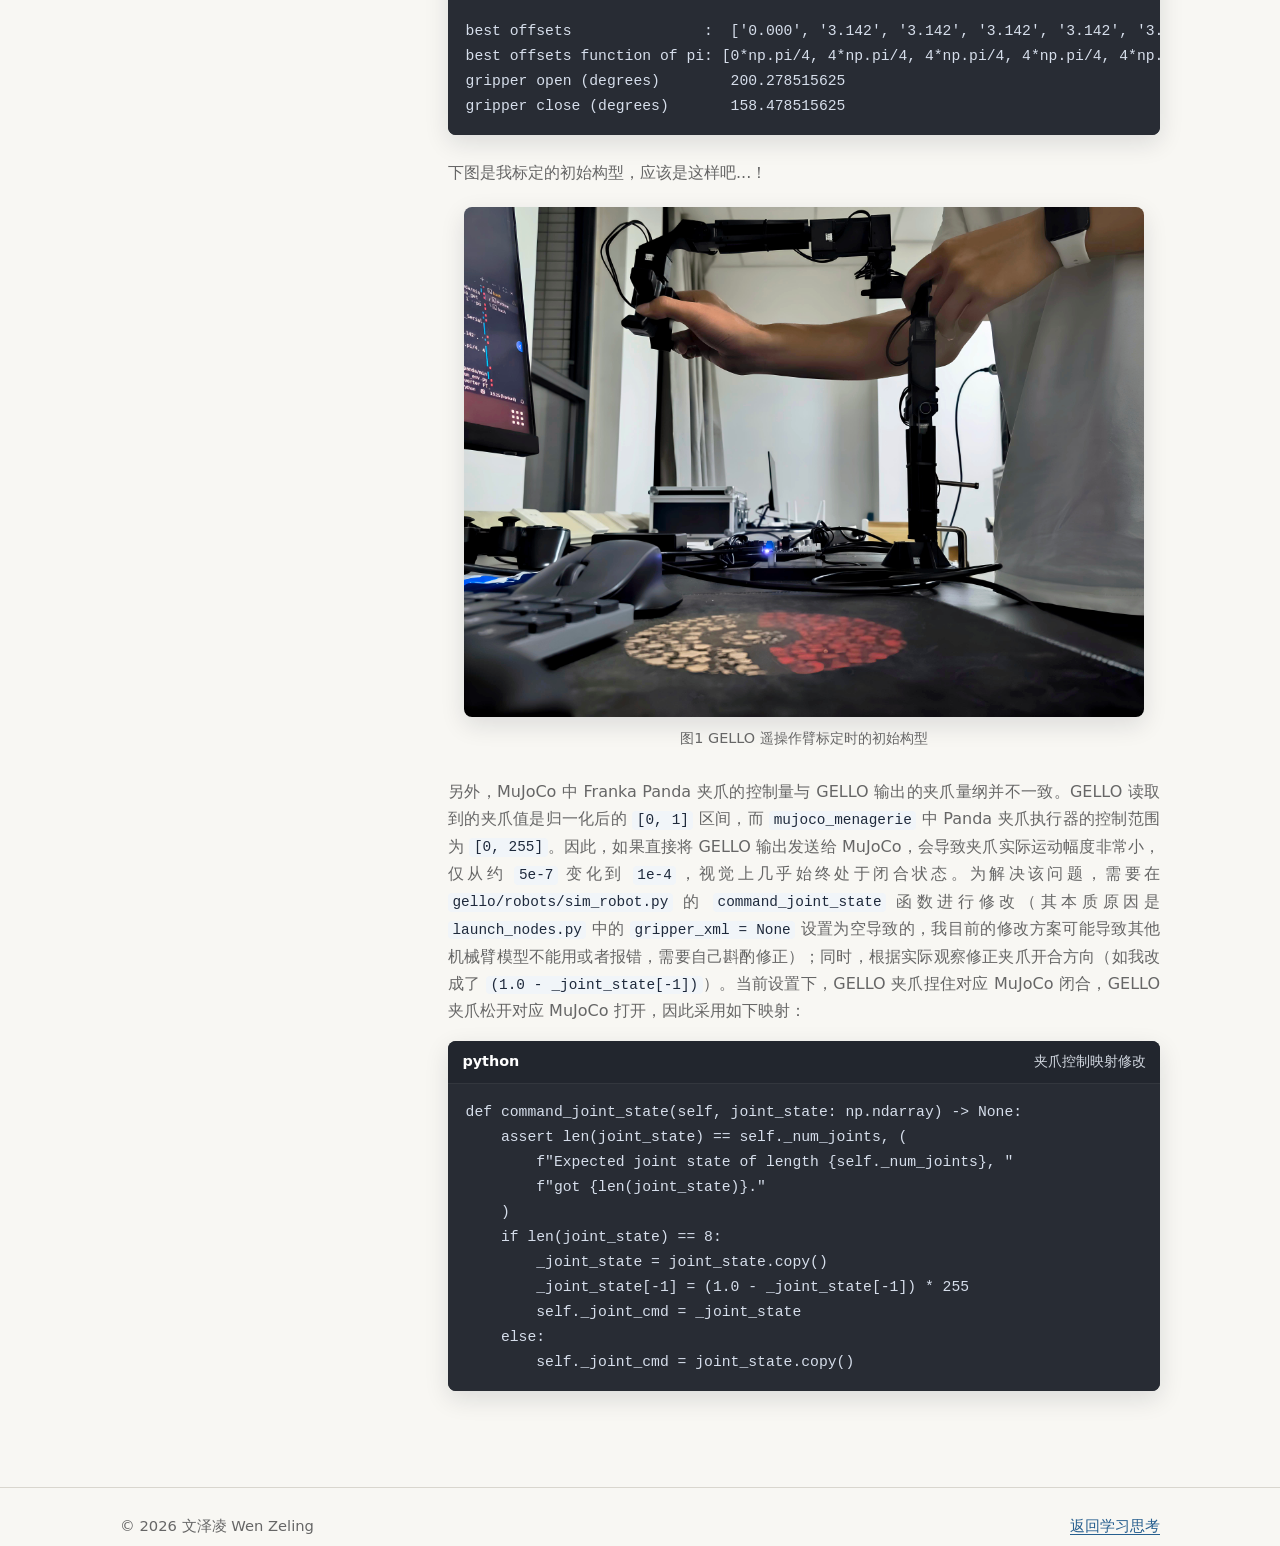
<file: blogs/franka-gello-note.html>
<!doctype html>
<html lang="zh-CN">
  <head>
    <meta charset="utf-8">
    <meta name="viewport" content="width=device-width, initial-scale=1">
    <meta name="description" content="记录 Franka Panda 真机运行、libfranka/pybind11 控制接口以及 GELLO 遥操作软件配置过程。">
    <title>Franka Panda 与 GELLO 遥操作软件记录 | 文泽凌 Wen Zeling</title>
    <link rel="stylesheet" href="../assets/css/styles.css">
  </head>
  <body>
    <header class="site-header">
      <div class="container header-inner">
        <a class="site-brand" href="../index.html">文泽凌 Wen Zeling</a>
        <nav class="site-nav" aria-label="主导航">
          <a href="../index.html">关于我</a>
          <a href="../publications.html">发表</a>
          <a href="../projects.html">项目</a>
          <a href="../thoughts.html" aria-current="page">学习思考</a>
        </nav>
      </div>
    </header>

    <main class="page-main">
      <div class="container post-shell">


        <aside class="post-toc" aria-label="文章目录">
          <div class="post-toc-heading">
            <span class="post-toc-icon" aria-hidden="true"></span>
            <span>目录</span>
            <button class="post-toc-toggle" type="button" aria-expanded="true" aria-controls="post-toc-list">收起</button>
          </div>
          <nav id="post-toc-list" class="post-toc-list">
            <a href="#purpose">一、前言</a>
            <a href="#experiment-video">二、机械臂实验视频</a>
            <a href="#runtime">三、Franka Panda 真机运行环境</a>
            <a href="#gello-setup">四、GELLO 硬件与软件</a>
            <a class="is-subitem" href="#python-env">(1) 安装 GELLO 前的 Python 环境</a>
            <a class="is-subitem" href="#gello-install">(2) GELLO Python 包安装记录</a>
            <a class="is-subitem" href="#serial-test">(3) 串口权限与 GELLO 读数测试</a>
            <a href="#gello-mujoco">五、GELLO 遥操作 MuJoCo 中 Franka Panda 的配置与调试</a>
            <a class="is-subitem" href="#mujoco-simulation">(1) MuJoCo Panda 仿真</a>
            <a class="is-subitem" href="#mujoco-notes">(2) 注意事项</a>
          </nav>
        </aside>


        <article class="post-body">
        <header class="page-title">
          <h1>Franka Panda 与 GELLO 遥操作配置记录</h1>
          <p class="meta">Recording Note · 2026-06-17</p>
        </header>


        <h2 id="purpose">一、前言</h2>
        <p>
          本文记录 Franka Panda 真机控制环境与 GELLO 遥操作硬件的软件配置过程，目的是为后续模仿学习、强化学习和真机实验保留一份可复现的操作笔记。当前实验平台以 Ubuntu 20.04 和 ROS Noetic 为基础，底层控制主要依赖 Franka 官方 FCI/libfranka，Python 侧通过 pybind11 封装自定义 C++ 控制接口。
        </p>
        <p>
          目前的总体目标不是直接采用 GELLO 官方仓库中完整的 ROS2 或 Polymetis 路线，而是将 GELLO 作为一个关节空间遥操作输入设备：Python 读取 GELLO 上 Dynamixel 电机的关节角，再将目标关节位置传入已有的 Franka pybind11 控制模块，由 C++/libfranka 负责实时控制。
        </p>

        <h2 id="experiment-video">二、机械臂实验视频</h2>
        <p>
          视频一记录了连通实物 Franka Panda 进行控制与 GELLO 遥操作系统环境配置以及在 MuJoCo 中遥控 Franka 的过程。
        </p>
        <div class="bilibili-video">
          <iframe
            src="https://player.bilibili.com/player.html?bvid=BV1TyLd6yEaT&amp;p=1&amp;autoplay=0&amp;danmaku=0"
            title="Franka Panda 与 GELLO 遥操作机械臂实验视频"
            scrolling="no"
            loading="lazy"
            allow="autoplay; fullscreen; picture-in-picture"
            allowfullscreen>
          </iframe>
        </div>

        <h2 id="runtime">三、Franka Panda 真机运行环境</h2>
        <p>
          Franka Panda 的真机运行需要先完成实时系统和底层控制库配置，具体可以<a href="https://frankarobotics.github.io/docs/doc/libfranka/docs/index.html" target="_blank" rel="noopener">参考官方文档</a>。整体流程如下：
        </p>
        <ol>
          <li>在 Ubuntu 20.04 系统上配置实时内核，以满足 Franka FCI 对控制周期稳定性的要求。具体参考<a href="https://frankarobotics.github.io/docs/doc/libfranka/docs/real_time_kernel.html#" target="_blank" rel="noopener">官方的实时内核配置文档</a>。</li>
          <li>安装与机器人系统版本匹配的 libfranka，并确认 Robot Server、Gripper Server 与 libfranka 版本兼容。</li>
          <li>通过 C++ 调用 <code>&lt;franka&gt;</code> 相关接口，实现底层 1 kHz 实时控制回调。</li>
          <li>基于 pybind11 对 C++ 控制器进行封装，使 Python 可以调用 Franka 控制接口。</li>
          <li>Python 侧只负责高层目标更新，例如设置目标关节位置、读取当前机器人状态，不直接参与 1 kHz 实时控制循环。</li>
        </ol>
        <p>
          当前采用的思路是：C++ 侧维护实时控制线程，并在 libfranka 控制回调中读取最近一次 Python 更新的目标关节量；Python 侧通过接口调用更新 <code>q_des</code>，避免在 Python 中执行实时控制循环。
        </p>


        <h2 id="gello-setup">四、GELLO 硬件与软件</h2>
        <p>
          为了采集示教数据，使用 GELLO 开源低成本遥操作机械臂硬件。这里提供我自己购买的<a href="https://e.tb.cn/h.RMT1wmtlp2REU2F?tk=xI4Vg56hXzU" target="_blank" rel="noopener">GELLO 开源机械臂淘宝链接</a>，以及GELLO的<a href="https://github.com/wuphilipp/gello_software" target="_blank" rel="noopener">开源软件仓库</a>。
        </p>


          <h3 id="python-env">(1) 安装 GELLO 前的 Python 环境</h3>
          <p>
            本项目使用 Miniconda 创建 <code>franka-il</code> 虚拟环境，用于后续
            <code>libfranka</code> 的 Python 绑定、GELLO 遥操作测试以及模仿学习相关程序开发。
          </p>

          <div class="code-card">
            <div class="code-card-header">
              <span class="code-lang">bash</span>
              <span class="copy-hint">环境创建</span>
            </div>
            <pre><code>conda create -n franka-il python=3.9 pip -y
conda activate franka-il</code></pre>
          </div>

          <p>
            在安装 GELLO 相关依赖前，先导出当前环境配置，便于后续复现或回退（我之前环境还安装了 <code>pybind11</code> 一些其他的包，没具体写）：
          </p>

          <div class="code-card">
            <div class="code-card-header">
              <span class="code-lang">bash</span>
              <span class="copy-hint">环境备份</span>
            </div>
            <pre><code>conda env export &gt; franka-il-before-gello.yml</code></pre>
          </div>

          <p>
            安装 GELLO 前，该环境的主要配置（可以运行franka机械臂的最小环境）记录如下：
          </p>

          <table class="note-table">
            <thead>
              <tr>
                <th>项目</th>
                <th>配置</th>
              </tr>
            </thead>
            <tbody>
              <tr>
                <td>环境名称</td>
                <td><code>franka-il</code></td>
              </tr>
              <tr>
                <td>Python 版本</td>
                <td><code>3.9.25</code></td>
              </tr>
              <tr>
                <td>环境路径</td>
                <td><code>/home/franka-panda/miniconda3/envs/franka-il</code></td>
              </tr>
              <tr>
                <td>核心数值库</td>
                <td><code>numpy 2.0.2</code></td>
              </tr>
              <tr>
                <td>Python/C++ 绑定</td>
                <td><code>pybind11 3.0.3</code>，<code>pybind11-global 3.0.3</code></td>
              </tr>
              <tr>
                <td>测试工具</td>
                <td><code>pytest 8.4.1</code></td>
              </tr>
              <tr>
                <td>基础构建工具</td>
                <td><code>pip</code>、<code>setuptools</code>、<code>wheel</code></td>
              </tr>
            </tbody>
          </table>


          <h3 id="gello-install">(2) GELLO Python 包安装记录</h3>
          <p>
            参考 <a href="https://github.com/wuphilipp/gello_software" target="_blank" rel="noopener">GELLO 软件开源仓库</a>，下载源码并在 <code>franka-il</code> 环境中安装。
          </p>

          <div class="code-card">
            <div class="code-card-header">
              <span class="code-lang">bash</span>
              <span class="copy-hint">源码下载</span>
            </div>
            <pre><code>cd /home/franka-panda/wzl/franka-im-learning
git clone https://github.com/wuphilipp/gello_software.git
cd gello_software</code></pre>
          </div>

          <p>
            下载源码后，补充第三方依赖。仓库中包含 <code>DynamixelSDK</code> 和 <code>mujoco_menagerie</code> 等子模块：
          </p>
          <div class="code-card">
            <div class="code-card-header">
              <span class="code-lang">bash</span>
              <span class="copy-hint">第三方库初始化</span>
            </div>
            <pre><code>git submodule update --init --recursive</code></pre>
          </div>

          <p>
            随后安装 GELLO 所需的依赖，并安装 GELLO 包：
          </p>
          <div class="code-card">
            <div class="code-card-header">
              <span class="code-lang">bash</span>
              <span class="copy-hint">最小安装</span>
            </div>
            <pre><code>/home/franka-panda/miniconda3/envs/franka-il/bin/python -m pip install -r requirements.txt
/home/franka-panda/miniconda3/envs/franka-il/bin/python -m pip install third_party/DynamixelSDK/python
/home/franka-panda/miniconda3/envs/franka-il/bin/python -m pip install .</code></pre>
          </div>

          <p>
            这里对于我的环境和安装习惯来说，有两个问题：
          </p>
          <p>
            首先，在 <code>Python 3.9</code> 的环境中，<code>pin==3.7.0</code> 存在版本问题，因此我在 <code>requirements.txt</code> 中将 <code>pin==3.7.0</code> 改为 <code>pin==2.7.0</code>，以及 <code>dm_control</code> 也存在版本问题，所以直接手动单独安装了相关包，在 <code>requirements.txt</code> 中将 <code>dm_control</code> 给注释了。单独安装的命令为：
          </p>
          <div class="code-card">
            <div class="code-card-header">
              <span class="code-lang">bash</span>
              <span class="copy-hint">dm_control 安装</span>
            </div>
            <pre><code>/home/franka-panda/miniconda3/envs/franka-il/bin/python -m pip install mujoco==2.3.7
/home/franka-panda/miniconda3/envs/franka-il/bin/python -m pip install dm_control==1.0.14</code></pre>
          </div>
          <p>
            其次，由于开源代码中作者使用的是 <code>pip install -e .</code> 进行的包安装。这里的 <code>-e</code>，即 editable install，该模式不会把源码完整复制到环境的 <code>site-packages</code> 中，而是在当前 <code>Python</code> 环境中建立到源码目录的引用，因此运行时仍然直接使用项目 <code>/home/franka-panda/wzl/franka-im-learning/gello_software/gello/</code> 下的源码文件。然而，我个人不太喜欢软件包直接存在项目下，因此我使用 <code>pip install . </code>进行安装，即将源码完整复制到环境中，那么我就可以对项目下的源码进行删除或修改等等操作。但是，在这份开源代码中存在一个问题，<code>pip install . </code> 安装会根据 <code>setup.py</code> 中的 <code>setuptools.find_packages()</code>  构建安装包，并把识别到的 Python package 复制到 <code>site-packages</code>。  该仓库中部分子目录如 <code>gello/agents</code>、<code>gello/dynamixel</code>、  <code>gello/robots</code> 缺少 <code>__init__.py</code>，导致普通安装时这些子模块没有被打包进去。  因此安装后 <code>site-packages/gello/</code> 中只看到 <code>driver.py</code>，  导入时会出现 <code>ModuleNotFoundError: No module named 'gello.agents'</code> 这类找不到包的情况。
          </p>

          <p>
            解决方法是在相关子目录中补充空的 <code>__init__.py</code> 文件，使其能够被
            <code>setuptools.find_packages()</code> 正确识别，然后重新安装：
          </p>
          <div class="code-card">
            <div class="code-card-header">
              <span class="code-lang">bash</span>
              <span class="copy-hint">修复普通安装</span>
            </div>
            <pre><code>cd /home/franka-panda/wzl/franka-im-learning/gello_software

find gello -type d -exec touch {}/__init__.py \;

/home/franka-panda/miniconda3/envs/franka-il/bin/python -m pip uninstall -y gello
/home/franka-panda/miniconda3/envs/franka-il/bin/python -m pip install .</code></pre>
          </div>

          <p>
            也可以使用作者推荐的 editable 安装方式。该方式直接引用源码目录，因此不会暴露上述普通安装时的子模块缺失问题。
          </p>


          <h3 id="serial-test">(3) 串口权限与 GELLO 读数测试</h3>
          <p>
            插入 GELLO 的 U2D2/USB 转串口后，系统识别到如下设备：
          </p>
          <div class="code-card">
            <div class="code-card-header">
              <span class="code-lang">bash</span>
              <span class="copy-hint">查看串口设备</span>
            </div>
            <pre><code>ls /dev/serial/by-id/
usb-FTDI_USB__-__Serial_Converter_FTC2NJ4R-if00-port0</code></pre>
          </div>

          <p>
            完整串口路径为：
          </p>
          <div class="code-card">
            <div class="code-card-header">
              <span class="code-lang">text</span>
              <span class="copy-hint">设备路径</span>
            </div>
            <pre><code>/dev/serial/by-id/usb-FTDI_USB__-__Serial_Converter_FTC2NJ4R-if00-port0</code></pre>
          </div>

          <p>
            首次打开串口时出现 <code>Permission denied</code>，需要将当前用户加入 <code>dialout</code> 组：
          </p>
          <div class="code-card">
            <div class="code-card-header">
              <span class="code-lang">bash</span>
              <span class="copy-hint">串口权限</span>
            </div>
            <pre><code>sudo usermod -aG dialout $USER
sudo reboot</code></pre>
          </div>

          <p>
            重启后确认用户组：
          </p>
          <div class="code-card">
            <div class="code-card-header">
              <span class="code-lang">bash</span>
              <span class="copy-hint">权限检查</span>
            </div>
            <pre><code>groups</code></pre>
          </div>

          <p>
            最后运行 GELLO 读数测试脚本：
          </p>
          <div class="code-card">
            <div class="code-card-header">
              <span class="code-lang">bash</span>
              <span class="copy-hint">读数测试</span>
            </div>
            <pre><code>cd /home/franka-panda/wzl/franka-im-learning
/home/franka-panda/miniconda3/envs/franka-il/bin/python test_gello_read.py</code></pre>
          </div>

          <p>
            具体的测试脚本 <code>test_gello_read.py</code> 如下。该脚本以约 50 Hz 的频率读取 GELLO 当前关节角度，并在终端中打印。
          </p>
          <div class="code-card">
            <div class="code-card-header">
              <span class="code-lang">python</span>
              <span class="copy-hint">test_gello_read.py</span>
            </div>
            <pre><code>import time
import numpy as np

from gello.agents.gello_agent import GelloAgent, DynamixelRobotConfig

PORT = "/dev/serial/by-id/usb-FTDI_USB__-__Serial_Converter_FTC2NJ4R-if00-port0"

config = DynamixelRobotConfig(
  joint_ids=(1, 2, 3, 4, 5, 6, 7),
  joint_offsets=(0, 0, 0, 0, 0, 0, 0),
  joint_signs=(1, 1, 1, 1, 1, -1, 1),
  gripper_config=None,
)

agent = GelloAgent(
  port=PORT,
  dynamixel_config=config,
  start_joints=None,
)

while True:
  q = agent.act({})
  print(np.round(q, 3))
  time.sleep(0.02)</code></pre>
          </div>

          <p>
            运行该脚本后，终端能够持续刷新关节角度；手动转动 GELLO 关节时，对应数值同步变化，说明 Dynamixel 通信和 Python 读数流程已经基本跑通。
          </p>


        <h2 id="gello-mujoco">五、GELLO 遥操作 MuJoCo 中 Franka Panda 的配置与调试</h2>
        <p>
          为确保安全，以及摸清楚 <code>GELLO</code> 遥操作相关的流程和原理，我先基于 <code>gello_software</code> 中提供的 <code>MuJoCo</code> 环境测试遥操作过程。实验过程如第二章中的视频一所示。<code>MuJoCo</code> 仿真模型使用 <a href="https://github.com/google-deepmind/mujoco_menagerie/tree/7f0684e0d2f6c9d75174d1a51e4924b7519119f9" target="_blank" rel="noopener">开源库 mujoco_menagerie</a> 中的 Franka Panda 模型。由于完整的 <code>mujoco_menagerie</code> 仓库较大，因此仅下载使用 Franka Panda 相关目录 <code>mujoco_menagerie/franka_emika_panda</code>。
        </p>


          <h3 id="mujoco-simulation">(1) MuJoCo Panda 仿真</h3>
          <p>
            为快速地在 <code>MuJoCo</code> 仿真环境中进行遥操作测试，这里我直接使用 <a href="https://github.com/wuphilipp/gello_software/tree/main/experiments" target="_blank" rel="noopener">gello_software/experiments</a> 下开源的代码。GELLO 遥操作 MuJoCo 中 Franka Panda 的过程并不是单个脚本直接完成，而是由两个主要进程 <code>gello_software/experiments/launch_nodes.py</code> 和 <code>gello_software/experiments/run_env.py</code> 协同工作。
          </p>
          <p>
            第一个进程 <code>launch_nodes.py</code> 负责维护机器人对象。对于当前任务，它加载 MuJoCo 中的 Franka Panda 模型，启动 MuJoCo viewer，并持续推进仿真物理世界。同时，它还启动一个 <code>ZMQ server</code>，对外提供机器人接口，例如读取关节状态、接收关节命令、返回观测信息等。
          </p>
          <p>
            第二个进程 <code>run_env.py</code> 负责控制逻辑。它通过 <code>ZMQ client</code> 连接到第一个进程中的机器人服务端，然后创建控制环境 RobotEnv 和控制器 Agent。当使用 GELLO 遥操作时，Agent 就是 GelloAgent，负责从 GELLO 的 Dynamixel 电机读取当前关节角，并将其转换成 Panda 的目标关节角。
          </p>
          <p>
            为了方便，我直接 copy 到了我自己项目下进行使用和修改。使用两个终端分别启动进程即可：
          </p>
          <div class="code-card">
            <div class="code-card-header">
              <span class="code-lang">bash</span>
              <span class="copy-hint">启动 launch_nodes.py</span>
            </div>
            <pre><code>cd /home/franka-panda/wzl/franka-im-learning
/home/franka-panda/miniconda3/envs/franka-il/bin/python /home/franka-panda/wzl/franka-im-learning/launch_nodes.py --robot sim_panda</code></pre>
          </div>
          <div class="code-card">
            <div class="code-card-header">
              <span class="code-lang">bash</span>
              <span class="copy-hint">启动 run_env.py</span>
            </div>
            <pre><code>cd /home/franka-panda/wzl/franka-im-learning
/home/franka-panda/miniconda3/envs/franka-il/bin/python /home/franka-panda/wzl/franka-im-learning/run_env.py   --agent gello   --gello-port /dev/serial/by-id/usb-FTDI_USB__-__Serial_Converter_FTC2NJ4R-if00-port0   --start-joints 0 0 0 -1.57 0 1.57 0 0   --hz 50</code></pre>
          </div>


          <h3 id="mujoco-notes">(2) 注意事项</h3>
          <p>
            首先，开源代码 <code>gello_agent.py</code> 中缺少 franka panda 的配置，需要自己添加进去。如果在安装 gello 包的时候是 <code>pip install .</code> 进行安装的，到相关环境中进行更改，如我的是 <code>/home/franka-panda/miniconda3/envs/franka-il/lib/python3.9/site-packages/gello/agents/gello_agent.py</code> ；如果是 <code>pip install -e .</code> 进行安装的，直接下载源码中进行修改就行。具体是在 <code># Right UR</code> 后面添加这段：
          </p>
          <div class="code-card">
            <div class="code-card-header">
              <span class="code-lang">python</span>
              <span class="copy-hint">添加 franka panda 的配置</span>
            </div>
            <pre><code>    # franka-panda
    "/dev/serial/by-id/usb-FTDI_USB__-__Serial_Converter_FTC2NJ4R-if00-port0": DynamixelRobotConfig(
        joint_ids=(1, 2, 3, 4, 5, 6, 7),
        joint_offsets=(
            0 * np.pi,
            np.pi,
            np.pi,
            np.pi,
            np.pi,
            np.pi,
            5*np.pi/4,
        ),
        joint_signs=(1, 1, 1, 1, 1, -1, 1),
        gripper_config=(8, 200.981640625, 159.181640625),
    ),</code></pre>
          </div>
          <p>
            其次，添加的具体 <code>joint_offsets</code> 数据需要在初始构型下进行标定（我将 <code>gello_software/scripts/gello_get_offset.py</code> 的中 <code>-8 * np.pi, 8 * np.pi, 8 * 4 + 1</code> 改为了 <code>-8 * np.pi, 8 * np.pi, 8 * 8 + 1</code>）：
          </p>
          <div class="code-card">
            <div class="code-card-header">
              <span class="code-lang">bash</span>
              <span class="copy-hint">标定脚本</span>
            </div>
            <pre><code>/home/franka-panda/miniconda3/envs/franka-il/bin/python /home/franka-panda/wzl/franka-im-learning/gello_get_offset.py --start-joints 0 0 0 -1.57 0 1.57 0.7853   --joint-signs 1 1 1 1 1 -1 1 --port /dev/serial/by-id/usb-FTDI_USB__-__Serial_Converter_FTC2NJ4R-if00-port0</code></pre>
          </div>
          <p>
            将输出的数据填入 <code># franka-panda</code> 的配置中。
          </p>
          <div class="code-card">
            <div class="code-card-header">
              <span class="code-lang">bash</span>
              <span class="copy-hint">标定数据</span>
            </div>
            <pre><code>Attempting to initialize Dynamixel driver (attempt 1/3)
Successfully initialized Dynamixel driver on /dev/serial/by-id/usb-FTDI_USB__-__Serial_Converter_FTC2NJ4R-if00-port0

best offsets               :  ['0.000', '3.142', '3.142', '3.142', '3.142', '3.142', '3.927']
best offsets function of pi: [0*np.pi/4, 4*np.pi/4, 4*np.pi/4, 4*np.pi/4, 4*np.pi/4, 4*np.pi/4, 5*np.pi/4 ]
gripper open (degrees)        200.278515625
gripper close (degrees)       158.478515625</code></pre>
          </div>
          <p>
            下图是我标定的初始构型，应该是这样吧...！
          </p>
          <figure class="post-figure">
            <img
              src="../assets/images/blogs/franka-gello-note/gello-initial-configuration.jpg"
              alt="GELLO 遥操作臂标定时的初始构型"
              loading="lazy"
              decoding="async">
            <figcaption>图1 GELLO 遥操作臂标定时的初始构型</figcaption>
          </figure>

          <p>
            另外，MuJoCo 中 Franka Panda 夹爪的控制量与 GELLO 输出的夹爪量纲并不一致。GELLO 读取到的夹爪值是归一化后的 <code>[0, 1]</code> 区间，而 <code>mujoco_menagerie</code> 中 Panda 夹爪执行器的控制范围为 <code>[0, 255]</code>。因此，如果直接将 GELLO 输出发送给 MuJoCo，会导致夹爪实际运动幅度非常小，仅从约 <code>5e-7</code> 变化到 <code>1e-4</code>，视觉上几乎始终处于闭合状态。为解决该问题，需要在 <code>gello/robots/sim_robot.py</code> 的 <code>command_joint_state</code> 函数进行修改（其本质原因是 <code>launch_nodes.py</code> 中的 <code>gripper_xml = None</code> 设置为空导致的，我目前的修改方案可能导致其他机械臂模型不能用或者报错，需要自己斟酌修正）；同时，根据实际观察修正夹爪开合方向（如我改成了 <code>(1.0 - _joint_state[-1])</code>）。当前设置下，GELLO 夹爪捏住对应 MuJoCo 闭合，GELLO 夹爪松开对应 MuJoCo 打开，因此采用如下映射：
          </p>
          <div class="code-card">
            <div class="code-card-header">
              <span class="code-lang">python</span>
              <span class="copy-hint">夹爪控制映射修改</span>
            </div>
            <pre><code>def command_joint_state(self, joint_state: np.ndarray) -&gt; None:
    assert len(joint_state) == self._num_joints, (
        f"Expected joint state of length {self._num_joints}, "
        f"got {len(joint_state)}."
    )
    if len(joint_state) == 8:
        _joint_state = joint_state.copy()
        _joint_state[-1] = (1.0 - _joint_state[-1]) * 255
        self._joint_cmd = _joint_state
    else:
        self._joint_cmd = joint_state.copy()</code></pre>
          </div>





        </article>
      </div>
    </main>

    <footer class="site-footer">
      <div class="container footer-inner">
        <span>© 2026 文泽凌 Wen Zeling</span>
        <span><a href="../thoughts.html">返回学习思考</a></span>
      </div>
    </footer>
    <script>
      const tocToggle = document.querySelector(".post-toc-toggle");
      const toc = document.querySelector(".post-toc");

      if (tocToggle && toc) {
        tocToggle.addEventListener("click", () => {
          const isCollapsed = toc.classList.toggle("is-collapsed");
          tocToggle.setAttribute("aria-expanded", String(!isCollapsed));
          tocToggle.textContent = isCollapsed ? "展开" : "收起";
        });
      }
    </script>
  </body>
</html>
</file>
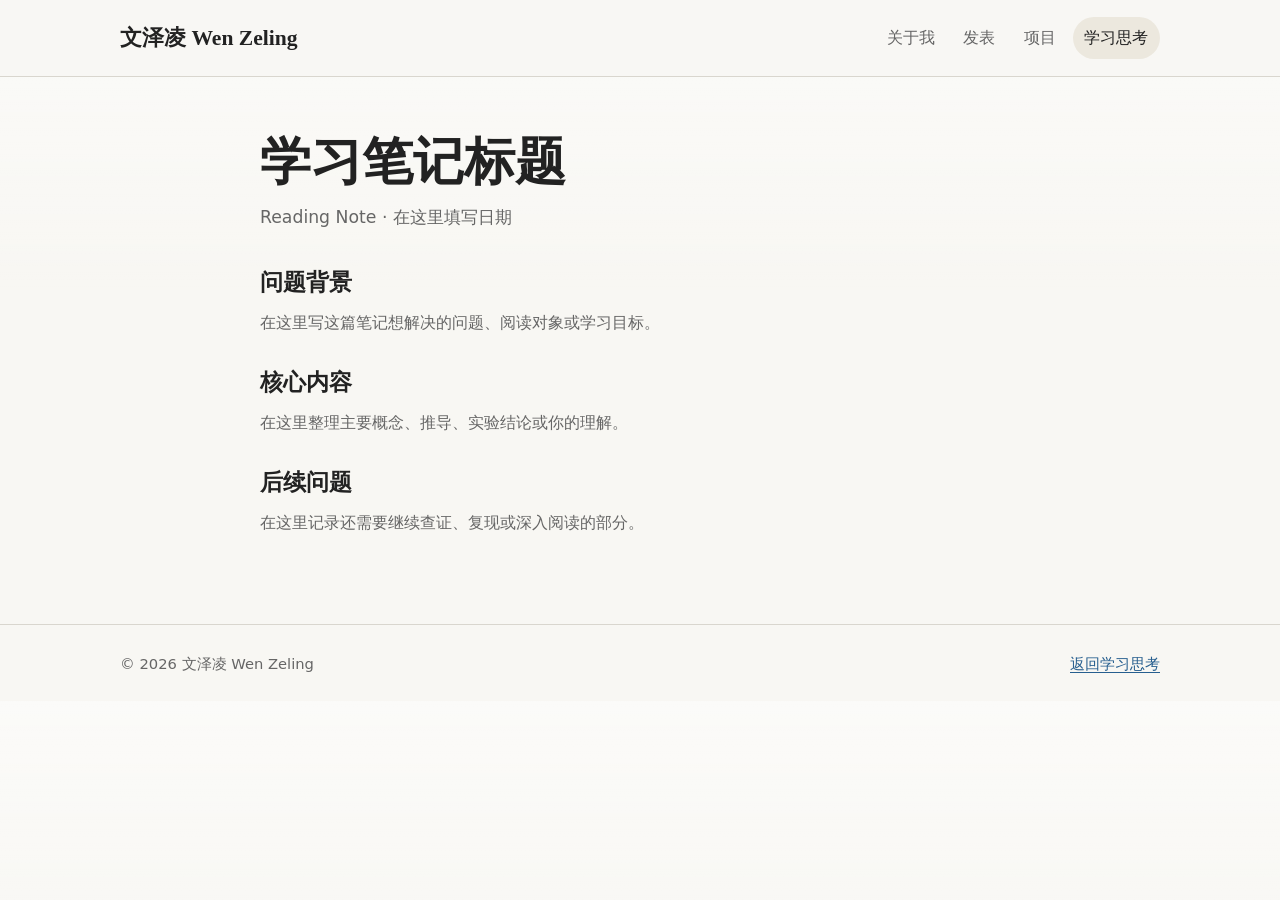
<file: blogs/reading-note-template.html>
<!doctype html>
<html lang="zh-CN">
  <head>
    <meta charset="utf-8">
    <meta name="viewport" content="width=device-width, initial-scale=1">
    <meta name="description" content="文泽凌 Wen Zeling 的学习笔记模板。">
    <title>学习笔记模板 | 文泽凌 Wen Zeling</title>
    <link rel="stylesheet" href="../assets/css/styles.css">
  </head>
  <body>
    <header class="site-header">
      <div class="container header-inner">
        <a class="site-brand" href="../index.html">文泽凌 Wen Zeling</a>
        <nav class="site-nav" aria-label="主导航">
          <a href="../index.html">关于我</a>
          <a href="../publications.html">发表</a>
          <a href="../projects.html">项目</a>
          <a href="../thoughts.html" aria-current="page">学习思考</a>
        </nav>
      </div>
    </header>

    <main class="page-main">
      <article class="container post-body">
        <header class="page-title">
          <h1>学习笔记标题</h1>
          <p class="meta">Reading Note · 在这里填写日期</p>
        </header>

        <h2>问题背景</h2>
        <p>在这里写这篇笔记想解决的问题、阅读对象或学习目标。</p>

        <h2>核心内容</h2>
        <p>在这里整理主要概念、推导、实验结论或你的理解。</p>

        <h2>后续问题</h2>
        <p>在这里记录还需要继续查证、复现或深入阅读的部分。</p>
      </article>
    </main>

    <footer class="site-footer">
      <div class="container footer-inner">
        <span>© 2026 文泽凌 Wen Zeling</span>
        <span><a href="../thoughts.html">返回学习思考</a></span>
      </div>
    </footer>
  </body>
</html>
</file>
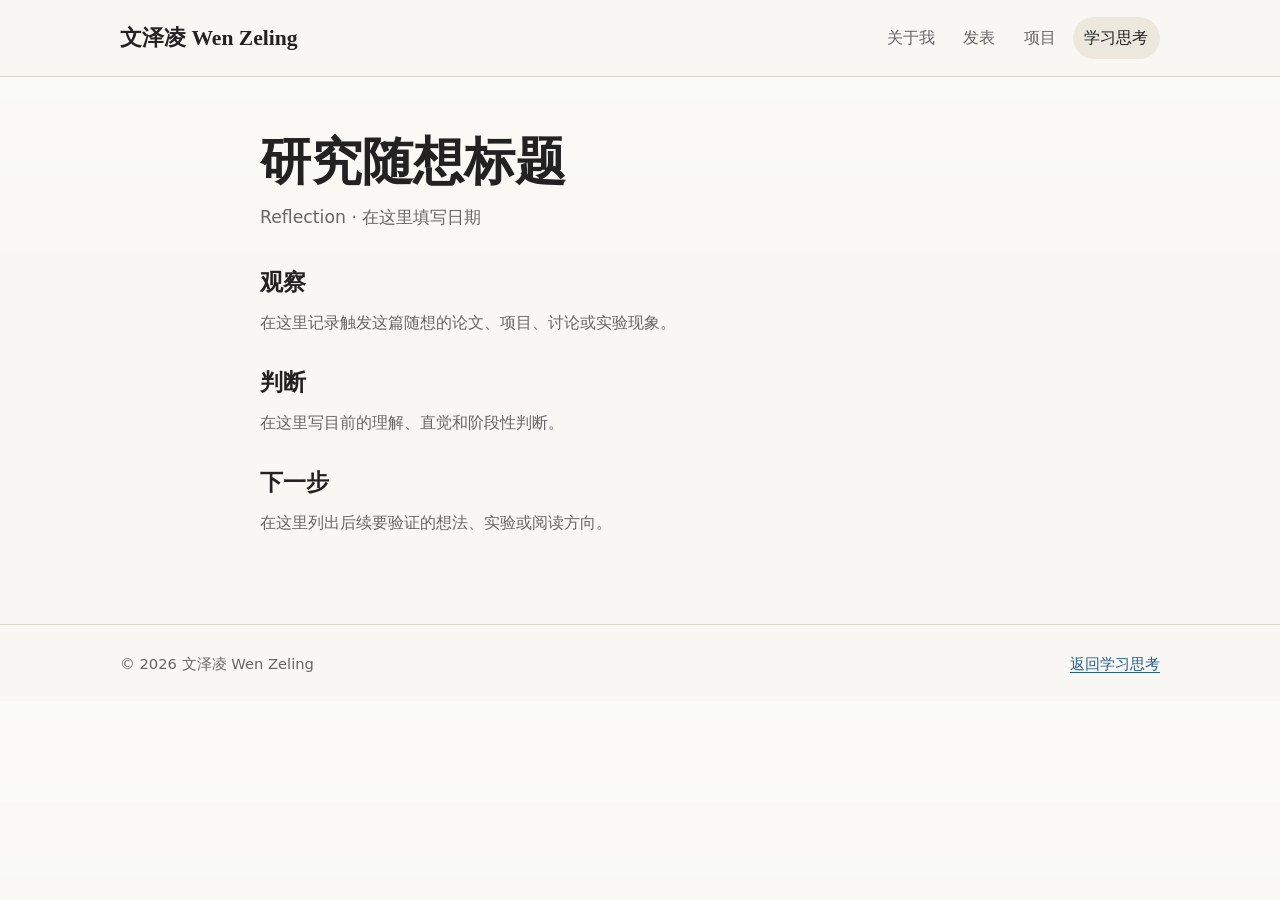
<file: blogs/research-reflection-template.html>
<!doctype html>
<html lang="zh-CN">
  <head>
    <meta charset="utf-8">
    <meta name="viewport" content="width=device-width, initial-scale=1">
    <meta name="description" content="文泽凌 Wen Zeling 的研究随想模板。">
    <title>研究随想模板 | 文泽凌 Wen Zeling</title>
    <link rel="stylesheet" href="../assets/css/styles.css">
  </head>
  <body>
    <header class="site-header">
      <div class="container header-inner">
        <a class="site-brand" href="../index.html">文泽凌 Wen Zeling</a>
        <nav class="site-nav" aria-label="主导航">
          <a href="../index.html">关于我</a>
          <a href="../publications.html">发表</a>
          <a href="../projects.html">项目</a>
          <a href="../thoughts.html" aria-current="page">学习思考</a>
        </nav>
      </div>
    </header>

    <main class="page-main">
      <article class="container post-body">
        <header class="page-title">
          <h1>研究随想标题</h1>
          <p class="meta">Reflection · 在这里填写日期</p>
        </header>

        <h2>观察</h2>
        <p>在这里记录触发这篇随想的论文、项目、讨论或实验现象。</p>

        <h2>判断</h2>
        <p>在这里写目前的理解、直觉和阶段性判断。</p>

        <h2>下一步</h2>
        <p>在这里列出后续要验证的想法、实验或阅读方向。</p>
      </article>
    </main>

    <footer class="site-footer">
      <div class="container footer-inner">
        <span>© 2026 文泽凌 Wen Zeling</span>
        <span><a href="../thoughts.html">返回学习思考</a></span>
      </div>
    </footer>
  </body>
</html>
</file>
<file: assets/css/styles.css>
@import url("./post.css");

/* 1. CSS variables / design tokens */
:root {
  --color-bg: #f8f7f3;
  --color-surface: #ffffff;
  --color-text: #222222;
  --color-muted: #666666;
  --color-accent: #275f8f;
  --color-accent-dark: #1f4b70;
  --color-border: #d9d6ce;
  --color-soft: #ece8de;

  --font-main: system-ui, -apple-system, BlinkMacSystemFont, "Segoe UI", sans-serif;
  --font-serif: Georgia, "Times New Roman", serif;

  --max-width: 1040px;
  --space-section: 4rem;
  --radius: 8px;
  --shadow-soft: 0 18px 45px rgba(40, 39, 35, 0.08);
}

/* 2. Reset and base elements */
* {
  box-sizing: border-box;
}

html {
  scroll-behavior: smooth;
}

body {
  margin: 0;
  background:
    linear-gradient(180deg, rgba(255, 255, 255, 0.48), rgba(255, 255, 255, 0) 18rem),
    var(--color-bg);
  color: var(--color-text);
  font-family: var(--font-main);
  font-size: 16px;
  line-height: 1.7;
  overflow-x: hidden;
}

img {
  display: block;
  max-width: 100%;
}

a {
  color: var(--color-accent);
  text-decoration-thickness: 0.08em;
  text-underline-offset: 0.18em;
}

a:hover {
  color: var(--color-accent-dark);
}

p {
  margin: 0 0 1rem;
  overflow-wrap: anywhere;
}

h1,
h2,
h3 {
  margin: 0;
  line-height: 1.25;
}

h1,
h2 {
  font-family: var(--font-serif);
  font-weight: 600;
}

ul {
  margin: 0;
  padding-left: 1.2rem;
}

/* 3. Layout utilities */
.container {
  width: min(100% - 2rem, var(--max-width));
  margin: 0 auto;
}

.page-main {
  padding: 3.5rem 0 4.5rem;
}

.page-title {
  max-width: 760px;
  margin-bottom: 2.5rem;
}

.page-title h1 {
  margin-bottom: 0.8rem;
  font-size: clamp(2rem, 5vw, 4rem);
}

.page-title p {
  color: var(--color-muted);
  font-size: 1.08rem;
}

.section {
  padding-top: var(--space-section);
}

.section:first-child {
  padding-top: 0;
}

.section-heading {
  display: flex;
  align-items: baseline;
  justify-content: space-between;
  gap: 1rem;
  margin-bottom: 1.25rem;
  border-bottom: 1px solid var(--color-border);
  padding-bottom: 0.65rem;
}

.section-heading h2 {
  font-size: clamp(1.45rem, 3vw, 2.15rem);
}

.section-heading a {
  flex: 0 0 auto;
  font-size: 0.94rem;
}

.split {
  display: grid;
  grid-template-columns: minmax(0, 1.5fr) minmax(260px, 0.75fr);
  gap: 2rem;
  align-items: start;
}

/* 4. Header and navigation */
.site-header {
  border-bottom: 1px solid var(--color-border);
  background: rgba(248, 247, 243, 0.92);
  backdrop-filter: blur(12px);
}

.header-inner {
  display: flex;
  align-items: center;
  justify-content: space-between;
  gap: 1.5rem;
  min-height: 4.75rem;
}

.site-brand {
  color: var(--color-text);
  font-family: var(--font-serif);
  font-size: 1.35rem;
  font-weight: 600;
  text-decoration: none;
}

.site-nav {
  display: flex;
  flex-wrap: wrap;
  justify-content: flex-end;
  gap: 0.35rem;
}

.site-nav a {
  border-radius: 999px;
  color: var(--color-muted);
  padding: 0.45rem 0.72rem;
  text-decoration: none;
}

.site-nav a:hover,
.site-nav a[aria-current="page"] {
  background: var(--color-soft);
  color: var(--color-text);
}

/* 5. Page sections */
.home-layout {
  display: grid;
  grid-template-columns: minmax(280px, 344px) minmax(0, 1fr);
  column-gap: 2.25rem;
  row-gap: 0.72rem;
  align-items: start;
}

.home-layout > *,
.split > * {
  min-width: 0;
}

.home-layout .info-panel,
.home-layout .contact-list {
  grid-column: 1 / -1;
}

.intro-copy {
  grid-column: 2;
  grid-row: 1;
  display: grid;
  align-content: center;
  min-height: min(34vw, 344px);
  padding-top: 0.25rem;
}

.intro-copy h1 {
  margin-bottom: 1rem;
  font-size: clamp(3rem, 6vw, 5.2rem);
}

.intro-copy h1 span {
  color: var(--color-muted);
  font-family: var(--font-main);
  font-size: clamp(1.5rem, 3vw, 2.8rem);
  font-weight: 600;
}

.hero-lead {
  max-width: 680px;
  color: var(--color-muted);
  font-size: clamp(1.05rem, 2vw, 1.22rem);
}

.hero-timeline {
  display: grid;
  gap: 0.45rem;
  margin: 0;
  padding: 0;
  list-style: none;
}

.hero-timeline li {
  display: flex;
  align-items: baseline;
  justify-content: space-between;
  gap: 1rem;
  border-bottom: 1px solid rgba(217, 214, 206, 0.72);
  padding-bottom: 0.45rem;
}

.hero-timeline span {
  color: var(--color-text);
}

.hero-timeline strong {
  flex: 0 0 auto;
  color: var(--color-muted);
  font-size: 0.92rem;
  white-space: nowrap;
}

.profile-card {
  grid-column: 1;
  grid-row: 1;
  width: 100%;
  max-width: none;
  overflow: hidden;
  border: 1px solid var(--color-border);
  border-radius: var(--radius);
  background: var(--color-surface);
  box-shadow: var(--shadow-soft);
}

.profile-card img {
  width: 100%;
  aspect-ratio: 1 / 1;
  object-fit: cover;
  object-position: center;
}

.info-panel {
  border: 1px solid var(--color-border);
  border-radius: var(--radius);
  background: rgba(255, 255, 255, 0.72);
  padding: 1.15rem 1.2rem;
}

.info-panel p {
  color: var(--color-muted);
}

.info-panel p strong {
  color: var(--color-text);
}

.compact-heading {
  margin-bottom: 0.8rem;
  padding-bottom: 0.55rem;
}

.compact-heading h2 {
  font-size: clamp(1.25rem, 2vw, 1.75rem);
}

.contact-list {
  display: flex;
  flex-wrap: wrap;
  justify-content: center;
  gap: 0.6rem;
  margin-top: 0.2rem;
}

/* 6. Reusable components */
.button-link {
  display: inline-flex;
  align-items: center;
  justify-content: center;
  gap: 0.42rem;
  min-height: 2.45rem;
  border: 1px solid var(--color-border);
  border-radius: 999px;
  background: var(--color-surface);
  color: var(--color-text);
  padding: 0.45rem 0.85rem;
  font-size: 0.95rem;
  font-weight: 600;
  text-decoration: none;
}

.button-link:hover {
  border-color: rgba(39, 95, 143, 0.5);
  color: var(--color-accent-dark);
}

.bilibili-mark {
  display: inline-flex;
  align-items: center;
  justify-content: center;
  min-width: 2.2rem;
  height: 1.18rem;
  border: 1.5px solid #00a1d6;
  border-radius: 4px;
  color: #00a1d6;
  font-size: 0.62rem;
  font-weight: 800;
  line-height: 1;
}

.item-list {
  display: grid;
  gap: 1rem;
}

.item {
  border: 1px solid var(--color-border);
  border-radius: var(--radius);
  background: rgba(255, 255, 255, 0.72);
  padding: 1.2rem;
  transition:
    border-color 180ms ease,
    box-shadow 180ms ease,
    transform 180ms ease,
    background-color 180ms ease;
}

.item:hover {
  border-color: rgba(39, 95, 143, 0.48);
  background: var(--color-surface);
  box-shadow: var(--shadow-soft);
  transform: translateY(-2px) scale(1.012);
}

.item-link {
  display: block;
  color: var(--color-text);
  text-decoration: none;
}

.item-link:hover {
  color: var(--color-text);
}

.item-link:focus-visible {
  outline: 3px solid rgba(39, 95, 143, 0.28);
  outline-offset: 3px;
}

.item-link h3 {
  color: var(--color-accent);
}

.project-card h3 {
  color: var(--color-accent);
}

.item-actions {
  display: flex;
  flex-wrap: wrap;
  gap: 0.55rem;
  margin: 0.65rem 0 0.9rem;
}

.item-action-link {
  display: inline-flex;
  align-items: center;
  border: 1px solid rgba(39, 95, 143, 0.28);
  border-radius: 999px;
  background: rgba(39, 95, 143, 0.06);
  color: var(--color-accent);
  padding: 0.28rem 0.7rem;
  font-size: 0.88rem;
  font-weight: 700;
  line-height: 1.4;
  text-decoration: none;
  transition:
    border-color 180ms ease,
    background-color 180ms ease,
    color 180ms ease;
}

.item-action-link:hover {
  border-color: var(--color-accent);
  background: rgba(39, 95, 143, 0.12);
  color: var(--color-accent-dark);
}

.item-action-link:focus-visible {
  outline: 3px solid rgba(39, 95, 143, 0.24);
  outline-offset: 2px;
}

.item h3 {
  margin-bottom: 0.35rem;
  font-size: 1.1rem;
}

.title-line {
  display: flex;
  align-items: baseline;
  justify-content: space-between;
  gap: 1rem;
}

.title-main {
  min-width: 0;
}

.title-meta {
  color: var(--color-accent);
  font-size: 0.95em;
  font-weight: 700;
}

.title-date {
  flex: 0 0 auto;
  margin-left: auto;
  color: var(--color-muted);
  font-family: var(--font-main);
  font-size: 0.9em;
  font-weight: 700;
  white-space: nowrap;
}

.item p:last-child {
  margin-bottom: 0;
}

.meta {
  color: var(--color-muted);
  font-size: 0.94rem;
}

.tag-row {
  display: flex;
  flex-wrap: wrap;
  gap: 0.45rem;
  margin-top: 0.85rem;
}

.tag {
  display: inline-flex;
  align-items: center;
  min-height: 1.85rem;
  border: 1px solid var(--color-border);
  border-radius: 999px;
  background: var(--color-bg);
  color: var(--color-muted);
  padding: 0.18rem 0.62rem;
  font-size: 0.84rem;
}

.note {
  border-left: 3px solid var(--color-accent);
  background: rgba(255, 255, 255, 0.62);
  padding: 1rem 1.1rem;
}

.link-list {
  display: grid;
  gap: 0.55rem;
  padding-left: 0;
  list-style: none;
}

.link-list a {
  font-weight: 600;
}

.paper-list {
  display: grid;
  gap: 1rem;
  counter-reset: paper-counter;
}

.paper-item {
  display: grid;
  grid-template-columns: 2.4rem minmax(0, 1fr);
  gap: 1rem;
  align-items: start;
  border: 1px solid var(--color-border);
  border-radius: var(--radius);
  background: var(--color-surface);
  padding: 1.1rem 1.2rem;
  box-shadow: 0 8px 24px rgba(40, 39, 35, 0.06);
  counter-increment: paper-counter;
  transition:
    border-color 180ms ease,
    box-shadow 180ms ease,
    transform 180ms ease;
}

.paper-item:hover {
  border-color: rgba(39, 95, 143, 0.48);
  box-shadow: var(--shadow-soft);
  transform: translateY(-2px) scale(1.01);
}

.paper-index {
  color: var(--color-accent);
  font-family: var(--font-serif);
  font-size: 1.3rem;
  font-weight: 700;
  line-height: 1.35;
  text-align: right;
}

.paper-index::before {
  content: counter(paper-counter) ".";
}

.paper-content h3 {
  margin-bottom: 0.45rem;
  font-size: clamp(1.05rem, 2vw, 1.28rem);
}

.paper-content h3 a {
  color: var(--color-text);
  text-decoration: none;
}

.paper-content h3 a:hover {
  color: var(--color-accent);
  text-decoration: underline;
  text-underline-offset: 0.18em;
}

.paper-authors {
  color: var(--color-muted);
  font-size: 0.94rem;
  margin-bottom: 0.55rem;
}

.paper-meta {
  color: var(--color-muted);
  font-size: 0.92rem;
}

.paper-links {
  display: flex;
  flex-wrap: wrap;
  align-items: center;
  gap: 0.35rem 0.75rem;
  margin-top: 0.65rem;
  font-size: 0.9rem;
}

.paper-resource-link {
  display: inline-flex;
  align-items: center;
  color: var(--color-accent);
  font-weight: 700;
  line-height: 1.35;
  text-decoration: none;
}

.paper-resource-link + .paper-resource-link::before {
  content: "";
  width: 1px;
  height: 0.9rem;
  background: rgba(217, 214, 206, 0.9);
  margin-right: 0.75rem;
}

.paper-resource-link:hover {
  color: var(--color-accent-dark);
  text-decoration: underline;
  text-underline-offset: 0.2em;
}

.journal-badge {
  display: inline-flex;
  align-items: center;
  min-height: 1.65rem;
  border-radius: 999px;
  background: var(--color-accent);
  color: #ffffff;
  margin-right: 0.45rem;
  padding: 0.12rem 0.65rem;
  font-size: 0.82rem;
  font-weight: 700;
  vertical-align: middle;
}

/* 7. Footer */
.site-footer {
  border-top: 1px solid var(--color-border);
  padding: 1.6rem 0;
  color: var(--color-muted);
  font-size: 0.92rem;
}

.footer-inner {
  display: flex;
  flex-wrap: wrap;
  align-items: center;
  justify-content: space-between;
  gap: 0.8rem;
}

/* 8. Responsive rules */
@media (max-width: 760px) {
  :root {
    --space-section: 3rem;
  }

  .header-inner {
    align-items: flex-start;
    flex-direction: column;
    justify-content: center;
    padding: 0.9rem 0;
  }

  .site-nav {
    justify-content: flex-start;
  }

  .site-nav a {
    padding: 0.38rem 0.58rem;
  }

  .page-main {
    padding: 2.4rem 0 3.5rem;
  }

  .home-layout,
  .split {
    grid-template-columns: 1fr;
  }

  .profile-card,
  .intro-copy,
  .home-layout .info-panel,
  .home-layout .contact-list {
    grid-column: 1;
  }

  .profile-card {
    max-width: 360px;
  }

  .intro-copy {
    min-height: 0;
    padding-top: 0;
  }

  .hero-timeline li {
    align-items: flex-start;
    flex-direction: column;
    gap: 0.1rem;
  }

  .title-line {
    align-items: flex-start;
    flex-direction: column;
    gap: 0.25rem;
  }

  .title-date {
    margin-left: 0;
  }

  .section-heading {
    align-items: flex-start;
    flex-direction: column;
  }

  .paper-item {
    grid-template-columns: 1fr;
  }

  .paper-index {
    text-align: left;
  }

  .post-shell {
    grid-template-columns: 1fr;
    gap: 1.75rem;
  }

  .post-toc {
    position: static;
  }

  .post-toc-list {
    margin-top: 1rem;
  }

  .post-toc-list a {
    white-space: normal;
  }

  .post-toc-list .is-subitem {
    padding-left: 1rem;
  }

  .note-table {
    table-layout: auto;
    font-size: 0.9rem;
  }

  .note-table th:first-child,
  .note-table td:first-child {
    width: 7rem;
  }

  .note-table code {
    white-space: normal;
    overflow-wrap: anywhere;
  }
}
</file>
